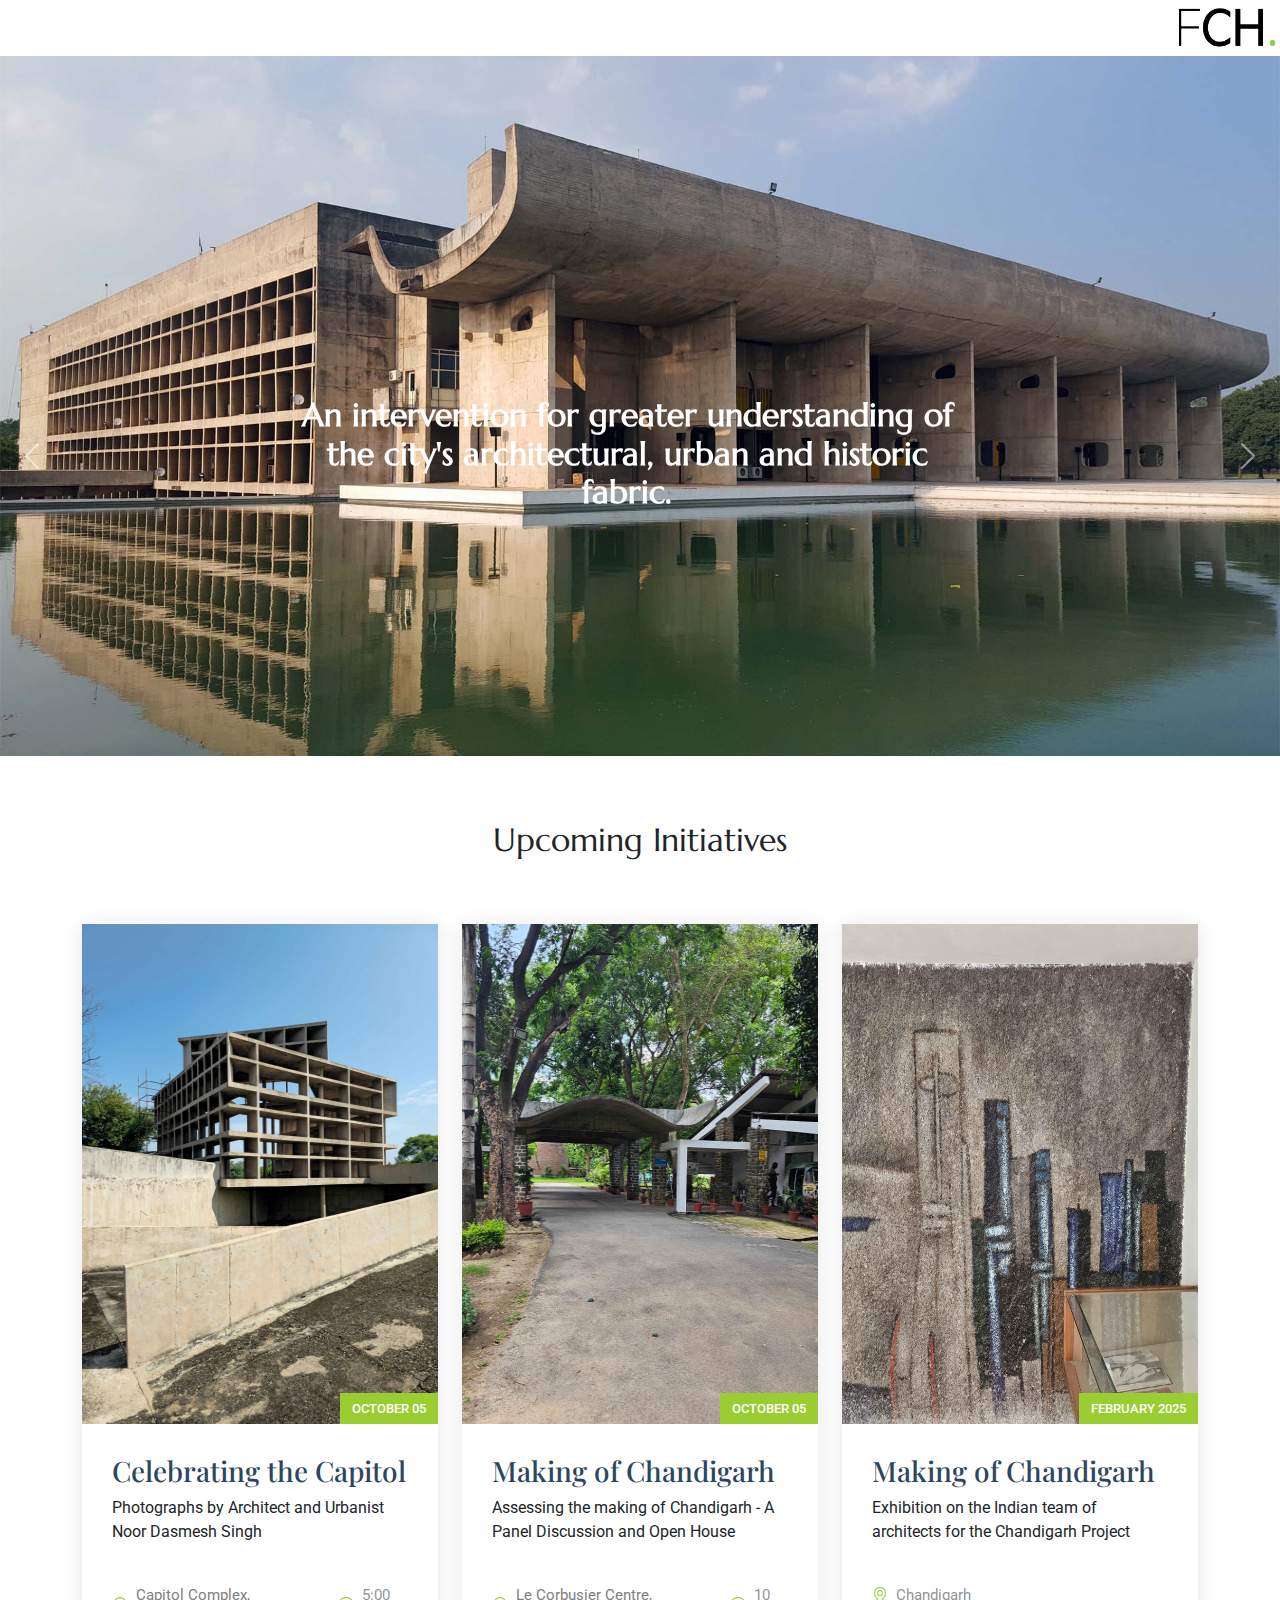
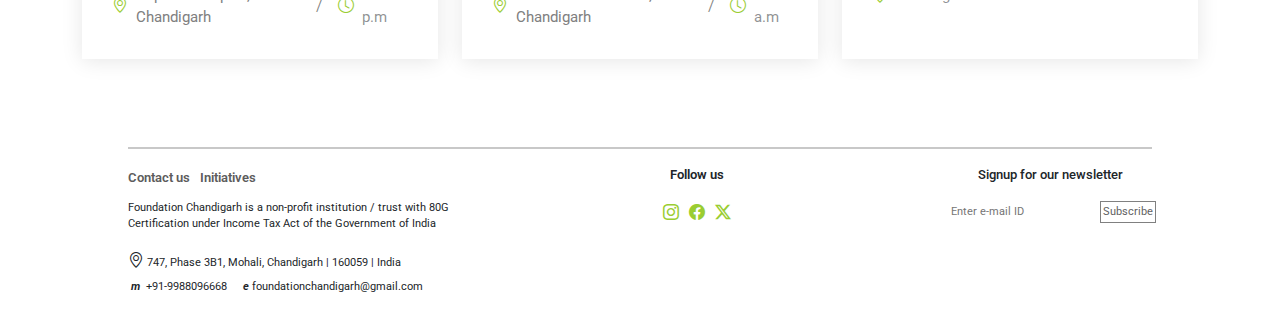
<file: index.html>
<!DOCTYPE html>
<html lang="en">

<head>
  <meta charset="utf-8">
  <meta content="width=device-width, initial-scale=1.0" name="viewport">
  <title>Foundation Chandigarh</title>
  <meta name="description" content="">
  <meta name="keywords" content="">

  <!-- Favicons -->
  <link href="assets/img/logo-1.jpeg" rel="icon">

  <!-- Fonts -->
  <link href="https://fonts.googleapis.com" rel="preconnect">
  <link href="https://fonts.gstatic.com" rel="preconnect" crossorigin>
  <link href="https://fonts.googleapis.com/css2?family=Open+Sans:ital,wght@0,300;0,400;0,500;0,600;0,700;0,800;1,300;1,400;1,500;1,600;1,700;1,800&family=Marcellus:wght@400&display=swap" rel="stylesheet">

  <!-- Vendor CSS Files -->
  <link href="assets/vendor/bootstrap/css/bootstrap.min.css" rel="stylesheet">
  <link href="assets/vendor/bootstrap-icons/bootstrap-icons.css" rel="stylesheet">
  <link href="assets/vendor/aos/aos.css" rel="stylesheet">
  <link href="assets/vendor/swiper/swiper-bundle.min.css" rel="stylesheet">
  <link href="assets/vendor/glightbox/css/glightbox.min.css" rel="stylesheet">


  <!-- PRELOADING -->

  <link rel="preload" href="assets/img/tower-of-shadows-resized[1].jpg" as="image">
  <link rel="preload" href="assets/img/making_of_chd-resized.jpg" as="image">
  <link rel="preload" href="assets/img/February-2025-resized.jpg" as="image">
  
  <!-- Main CSS File -->
  
  <link href="assets/css/main.css" rel="stylesheet">
  <link href="assets/css/index.css" rel="stylesheet">
  

</head>

<body class="index-page">

  <header id="header">
    <!-- <div class="container-fluid container-xl position-relative d-flex" id="header-container"> -->
    <div id="header-container">
        <!-- Uncomment the line below if you also wish to use an image logo -->
        <!-- <img src="assets/img/logo-1.jpeg" alt="FCH" class="logo-fch"> -->
    </div>

      
    <div class="navbar-container">
      <nav class="navbar" id="navbar-menu">
        <div class="container-fluid" id="navbar-menu-container">
      
          
          <button class="navbar-toggler custom-toggler" type="button" data-bs-toggle="collapse" data-bs-target="#navbarNavDropdown" aria-controls="navbarNavDropdown" aria-expanded="false" aria-label="Toggle navigation" id="toggler-button">
            <img src="assets/img/logo-1.jpeg" alt="FCH" class="logo-fch">
            
            <!-- <hr class="toggler-line"></hr>
            <hr class="toggler-line"></hr>
            <hr class="toggler-line"></hr> -->
          </button>
          
      
          
          <div class="collapse navbar-collapse" id="navbarNavDropdown">
            <ul class="navbar-nav">
              <!-- <li class="nav-item">
                <a class="nav-link" aria-current="page" href="#">Home</a>
              </li> -->
              <li class="nav-item">
                <a class="nav-link" href="#upcoming-initiatives">Initiatives</a></li>
              <li class="nav-item">
                <a class="nav-link" href="about.html">About</a>
              </li>
              <li class="nav-item">
                <a class="nav-link" href="contact.html">Contact</a>
              </li>
              
              <!-- <li class="nav-item"><a class="nav-link" href="#">News</a>
              </li> -->
            </ul>
          </div>
        </div>
      </nav>
    </div>
  </header>

  
  <main class="main">

    <!-- Hero Section -->
    <section id="hero" class="hero section">

      <div id="hero-carousel" class="carousel slide carousel-fade" data-bs-ride="carousel" data-bs-interval="5000" data-bs-pause="false">

        <div class="carousel-item active">
          <!-- <div class="image-div"></div> -->
          <!-- <img src="assets/img/car-3.jpg" alt=""> -->
          <!-- <img src="assets/img/carousel-1-copy.jpg" alt=""> -->
          <picture>
            <!-- Image for screens larger than 600px -->
            <source media="(min-width: 600px)" srcset="assets/img/carousel-1-copy.jpg">
            <!-- Image for screens smaller than 600px -->
            <source media="(max-width: 599px)" srcset="assets/img/carousel-1.jpg">
            <!-- Fallback image if none of the conditions are met -->
            <img src="assets/img/carousel-1-copy.jpg" alt="Image 1">
          </picture>
          <div class="carousel-container">
            <h2>An intervention for greater understanding of the city's architectural, urban and historic fabric.</h2>
            <!-- <p>Lorem ipsum dolor sit amet, consectetur adipiscing elit, sed do eiusmod tempor incididunt ut labore et dolore magna aliqua.</p> -->
          </div>
        </div><!-- End Carousel Item -->

        <div class="carousel-item">
          <!-- <img src="assets/img/carousel-9-copy-1.jpg" alt=""> -->
          <!-- <img src="assets/img/car-1.jpg" alt=""> -->
          <picture>
            <!-- Image for screens larger than 600px -->
            <source media="(min-width: 600px)" srcset="assets/img/carousel-9-copy-1.jpg">
            <!-- Image for screens smaller than 600px -->
            <source media="(max-width: 599px)" srcset="assets/img/carousel-9.jpg">
            <!-- Fallback image if none of the conditions are met -->
            <img src="assets/img/carousel-9-copy-1.jpg" alt="Image 1">
          </picture>
          <div class="carousel-container">
            <h2>A celebration of light, space and texture, where modern design principles meet local context in perfect harmony.</h2>
            <!-- <p>Beatae vitae dicta sunt explicabo. Nemo enim ipsam voluptatem quia voluptas sit aspernatur aut odit aut fugit.</p> -->
          </div>
        </div><!-- End Carousel Item -->

        <div class="carousel-item">
          <img src="assets/img/carousel-2.jpg" alt="">
          <div class="carousel-container">
            <h2>An embodiment of Modernist vision for a planned city, where architecture and nature coexist in a carefully crafted balance.</h2>
          </div>
        </div>
        <div class="carousel-item">
          <img src="assets/img/carousel-img-2.jpg" alt="">
          <div class="carousel-container">
            <h2>Spaces designed to foster civic pride and collective engagement, reflecting Chandigarh's forward-thinking architectural philosophy</h2>
          </div>
        </div>
        <div class="carousel-item">
          <img src="assets/img/carousel-img-3.jpg" alt="">
          <div class="carousel-container">
            <h2>A dialogue between structure and landscape, enhancing both the cultural and urban fabric of the city.</h2>
            
          </div>
        </div>

        <a class="carousel-control-prev" href="#hero-carousel" role="button" data-bs-slide="prev">
          <span class="carousel-control-prev-icon bi bi-chevron-left" aria-hidden="true"></span>
        </a>

        <a class="carousel-control-next" href="#hero-carousel" role="button" data-bs-slide="next">
          <span class="carousel-control-next-icon bi bi-chevron-right" aria-hidden="true"></span>
        </a>

        <ol class="carousel-indicators"></ol>

      </div>

    </section>
    

      <!-- </div>

      </div>

    </section> -->


    <section id="recent-posts" class="recent-posts section">

   
      <div class="container section-title">
        
        <p class="heading-text" id="upcoming-initiatives">Upcoming Initiatives</p>
      </div>
      <!-- End Section Title -->

      <div class="container event-container">
        <div class="row gy-5">
          <div class="col-xl-4 col-md-6" >
            <div class="post-item position-relative h-100">

              <div class="post-img position-relative overflow-hidden">
                <img src="assets/img/tower-of-shadows-resized[1].jpg" class="img-fluid" id="card-image" alt="" >
                <span class="post-date">October 05</span>
              </div>

              <div class="post-content d-flex flex-column">

                <h3 class="heading-text">Celebrating the Capitol</h3>
                <p>Photographs by Architect and Urbanist Noor Dasmesh Singh</p>
                <br>
                <div class="meta d-flex align-items-center">
                  <div class="d-flex align-items-center">
                    <i class="bi bi-geo-alt"></i> <span class="ps-2"><a href="https://maps.app.goo.gl/8EFYWxSfyofT2Mg1A" style="color:gray">Capitol Complex, Chandigarh</a></span>
                  </div>
                  <span class="px-3 text-black-50">/</span>
                  <div class="d-flex align-items-center">
                    <i class="bi bi-clock"></i> <span class="ps-2">5:00 p.m</span>
                  </div>
                </div>
              </div>
            </div>
          </div>

          <div class="col-xl-4 col-md-6" >
            <div class="post-item position-relative h-100">

              <div class="post-img position-relative overflow-hidden">
                <img src="assets/img/making_of_chd-resized.jpg" class="img-fluid" alt="" id="card-image" loading="lazy">
                <span class="post-date">October 05</span>
              </div>

              <div class="post-content d-flex flex-column">

                <h3 class="heading-text">Making of Chandigarh</h3>
                <p>Assessing the making of Chandigarh - A Panel Discussion and Open House</p>
                <!-- <br></br> --><br>
                <div class="meta d-flex align-items-center">
                  <div class="d-flex align-items-center">
                    <i class="bi bi-geo-alt"></i> <span class="ps-2"><a href="https://maps.app.goo.gl/mixhHEp98fPmfAjq7" style="color:gray">Le Corbusier Centre, Chandigarh</a></span>
                  </div>
                  <span class="px-3 text-black-50">/</span>
                  <div class="d-flex align-items-center">
                    <i class="bi bi-clock"></i> <span class="ps-2">10 a.m</span>
                  </div>
                </div>
              </div>
            </div>
          </div>
          <!-- End post item -->

          <div class="col-xl-4 col-md-6" >
            <div class="post-item position-relative h-100">

              <div class="post-img position-relative overflow-hidden">
                <img src="assets/img/February-2025-resized.jpg" class="img-fluid" id="card-image" alt="" loading="lazy">
                <span class="post-date">February 2025</span>
              </div>

              <div class="post-content d-flex flex-column">

                <h3 class="heading-text">Making of Chandigarh</h3>
                <p>Exhibition on the Indian team of architects for the Chandigarh Project</p>
                <br>
                <div class="meta d-flex align-items-center">
                  <div class="d-flex align-items-center">
                    <i class="bi bi-geo-alt"></i> <span class="ps-2">Chandigarh</span>
                  </div>
                  <!-- <span class="px-3 text-black-50">/</span>
                  <div class="d-flex align-items-center">
                    <i class="bi bi-clock"></i> <span class="ps-2">Time</span>
                  </div> -->
                </div>
              </div>
            </div>
          </div>
          <!-- End post item -->
        </div>
      </div>

    </section>
    <!-- /Recent Posts Section -->

    <div class='dividing-line-container'><hr class="dividing-line"></hr></div>

    <div class="homepage-about-container">
      <div class="homepage-about">
        <div class="homepage-about-links">
          <a href="contact.html" class="homepage-about-link">Contact us &nbsp;</a> 
          <a href="#upcoming-initiatives" class="homepage-about-link">Initiatives &nbsp;</a> 
          <!-- <a href="#" class="homepage-about-link">Collaborations &nbsp;</a> 
          <a href="#" class="homepage-about-link">News &nbsp;</a> -->
          <p style="font-size:0.7em; margin-top: 3%">Foundation Chandigarh is a non-profit institution / trust with 80G Certification under Income Tax Act of the Government of India</p>
          <!-- <span style="font-size:0.7em;"><strong style="font-style: italic">a- </strong>747, Phase 3B1, Chandigarh, India</span><br> -->
          <i class="bi bi-geo-alt"></i><span style="font-size:0.7em;"> 747, Phase 3B1, Mohali, Chandigarh | 160059 | India</span><br>
          <span style="font-size:0.7em;"><strong style="font-style: italic">&nbsp;m &nbsp;</strong >+91-9988096668</span>
          <span style="font-size:0.7em;"><strong style="font-style: italic">&nbsp; &nbsp; e </strong>foundationchandigarh@gmail.com</span>
        </div>

        <div class="about-social-links" style="text-align:center">
          <p style="font-weight:600; font-size: 0.8em">Follow us</p>
          <!-- <a href="#" class="homepage-about-link" >Instagram &nbsp;</a>  -->
          <a href="https://www.instagram.com/foundationchandigarh?igsh=MTVibnltc291NnZy"><i class="bi bi-instagram" id="social-link"></i></a>
          <!-- <a href="#" class="homepage-about-link" >Facebook &nbsp;</a> -->
          <a href=""><i class="bi bi-facebook" id="social-link"></i></a>
          <!-- <a href="#" class="homepage-about-link" >X </a> -->
          <a href=""><i class="bi bi-twitter-x" id="social-link"></i></a>
        </div>

        <div class="homepage-about-address">
          <p class="form-caption">Signup for our newsletter</p>
          <form onsubmit="showAlert(event)" >
            <div class="form-group d-flex align-items-stretch" id="form-field-container">
              <input type="email" name="email" placeholder="Enter e-mail ID" id="subscription-form-textfield" required>
              <input type="submit" value="Subscribe" id="subscription-form-button">
            </div>
          </form>
        </div>
      </div>
    </div>

  </main>
  <script>
    function showAlert(event) {
        event.preventDefault(); // Prevent the form from submitting
        alert("Form submitted!");
    }
</script>
  <!-- Scroll Top -->
  <!-- <a href="#"  class="scroll-top d-flex align-items-center justify-content-center" id="scroll-to-top-button"><i class="bi bi-arrow-up-short" id="scroll-to-top-button"></i></a> -->

  <!-- Preloader -->
  <!-- <div id="preloader"></div> -->

  <!-- Vendor JS Files -->
  <script src="assets/vendor/bootstrap/js/bootstrap.bundle.min.js" defer></script>
  <script src="assets/vendor/php-email-form/validate.js" defer></script>
  <script src="assets/vendor/aos/aos.js" defer></script>
  <script src="assets/vendor/swiper/swiper-bundle.min.js" defer></script>
  <script src="assets/vendor/glightbox/js/glightbox.min.js" defer></script>

  <!-- Main JS File -->
  <script src="assets/js/main.js"></script>

</body>

</html>
</file>
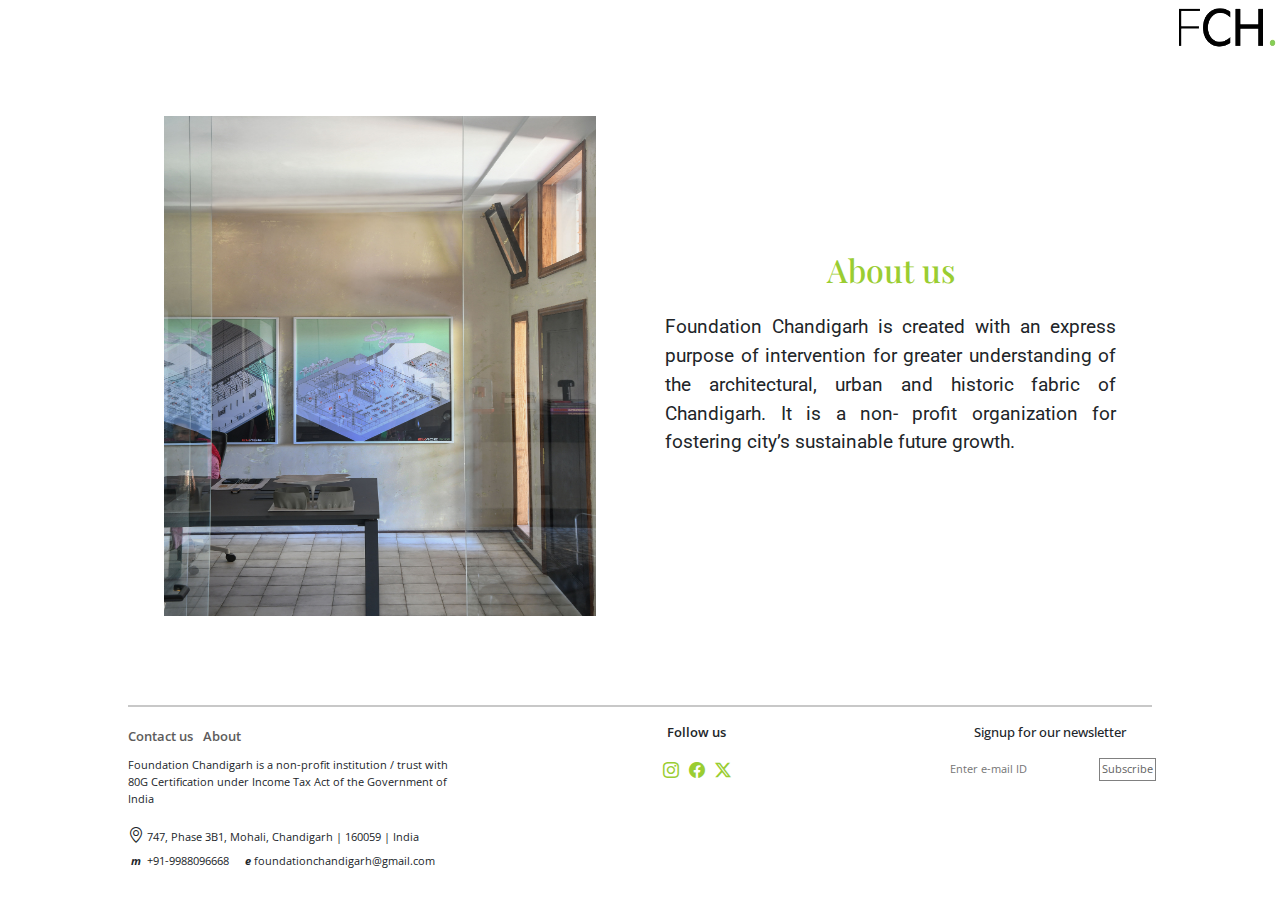
<file: about.html>
<!DOCTYPE html>
<html lang="en">

<head>
  <meta charset="utf-8">
  <meta content="width=device-width, initial-scale=1.0" name="viewport">
  <title>Foundation Chandigarh</title>
  <meta name="description" content="">
  <meta name="keywords" content="">

  <!-- Favicons -->
  <link href="assets/img/logo-1.jpeg" rel="icon">
  <link href="assets/img/apple-touch-icon.png" rel="apple-touch-icon">

  <!-- Fonts -->
  <link href="https://fonts.googleapis.com" rel="preconnect">
  <link href="https://fonts.gstatic.com" rel="preconnect" crossorigin>
  <link href="https://fonts.googleapis.com/css2?family=Open+Sans:ital,wght@0,300;0,400;0,500;0,600;0,700;0,800;1,300;1,400;1,500;1,600;1,700;1,800&family=Marcellus:wght@400&display=swap" rel="stylesheet">

  <!-- Vendor CSS Files -->
  <link href="assets/vendor/bootstrap/css/bootstrap.min.css" rel="stylesheet">
  <link href="assets/vendor/bootstrap-icons/bootstrap-icons.css" rel="stylesheet">
  <link href="assets/vendor/aos/aos.css" rel="stylesheet">
  <link href="assets/vendor/swiper/swiper-bundle.min.css" rel="stylesheet">
  <link href="assets/vendor/glightbox/css/glightbox.min.css" rel="stylesheet">
  

  <!-- Main CSS File -->
  <link href="assets/css/main.css" rel="stylesheet">
  <link rel="stylesheet" href="assets/css/index.css">
  <link rel="stylesheet" href="assets/css/about.css">

</head>

<body class="about-page">

  <header id="header">
    <!-- <div class="container-fluid container-xl position-relative d-flex" id="header-container"> -->
    <div id="header-container">
        <!-- Uncomment the line below if you also wish to use an image logo -->
        <!-- <img src="assets/img/logo-1.jpeg" alt="FCH" class="logo-fch"> -->
    </div>

      
    <div class="navbar-container">
      <nav class="navbar" id="navbar-menu">
        <div class="container-fluid" id="navbar-menu-container">
      
          
          <button class="navbar-toggler custom-toggler" type="button" data-bs-toggle="collapse" data-bs-target="#navbarNavDropdown" aria-controls="navbarNavDropdown" aria-expanded="false" aria-label="Toggle navigation" id="toggler-button">
            <img src="assets/img/logo-1.jpeg" alt="FCH" class="logo-fch">
            
            <!-- <hr class="toggler-line"></hr>
            <hr class="toggler-line"></hr>
            <hr class="toggler-line"></hr> -->
          </button>
          
      
          
          <div class="collapse navbar-collapse" id="navbarNavDropdown">
            <ul class="navbar-nav">
              <li class="nav-item">
                <a class="nav-link" aria-current="page" href="index.html">Home</a>
              </li>
              <!-- <li class="nav-item">
                <a class="nav-link" href="#upcoming-initiatives">Initiatives</a></li> -->
              <li class="nav-item">
                <a class="nav-link" href="contact.html">Contact</a>
              </li>
              <!-- <li class="nav-item">
                <a class="nav-link" href="about.html">About</a>
              </li> -->
              <!-- <li class="nav-item"><a class="nav-link" href="#">News</a>
              </li> -->
            </ul>
          </div>
        </div>
      </nav>
    </div>
  </header>

  <main class="main">

    <!-- Page Title -->
    <!-- <div class="page-title dark-background" data-aos="fade" style="background-image: url(assets/img/vertical_img.jpg);">
      <div class="container position-relative">
        <h1>About</h1>
        <p>
          Home
          /
          About
      </p>
      </div>
    </div> -->
    <!-- End Page Title -->

    <!-- About 3 Section -->
    <section id="about-3" class="about-3 section">

      <div class="container">
        <div class="row gy-4 align-items-center justify-content-center">
          <div class="col-lg-6 order-lg-1" data-aos="zoom-out" id="about-image-container">
            <img src="assets/img/video-thumbnail.jpg" alt="Image" class="img-fluid" id="about-us-image">
          </div>
          <div class="col-lg-5 order-lg-2" data-aos="fade-up" data-aos-delay="100" id="about-us-content-container">
            <h2 class="content-title mb-4 heading-text" style="font-size:2em">About us</h2>
            <p class="mb-4" style="font-size:1.2em">
              Foundation Chandigarh is created with an express purpose of intervention for greater understanding of the architectural, urban and historic fabric of Chandigarh. It is a non- profit organization for fostering city’s sustainable future growth.
            </p>
          </div>
        </div>
      </div>
    </section><!-- /About 3 Section -->

    <!-- Team Section -->
    <!-- <section class="team-15 team section" id="team">
      
      <div class="container section-title" data-aos="fade-up">
       
        <p>Our Team</p>
      </div>

      <div class="content">
        <div class="container">

          <div class="row">
            <div class="col-lg-3 col-md-6 mb-4">
              <div class="person">
                <figure>
                  <img src="assets/img/team/team-1.jpg" alt="Image" class="img-fluid">
                </figure>
                <div class="person-contents">
                  <h3>Joshua Stefan</h3>
                  <span class="position">Farmer</span>
                </div>
              </div>
            </div>

            <div class="col-lg-3 col-md-6 mb-4">
              <div class="person">
                <figure>
                  <img src="assets/img/team/team-2.jpg" alt="Image" class="img-fluid">
                  
                </figure>
                <div class="person-contents">
                  <h3>Sheena Anderson</h3>
                  <span class="position">Marketing</span>
                </div>
              </div>
            </div>

            <div class="col-lg-3 col-md-6 mb-4">
              <div class="person">
                <figure>
                  <img src="assets/img/team/team-3.jpg" alt="Image" class="img-fluid">
                  
                </figure>
                <div class="person-contents">
                  <h3>Evan Smith</h3>
                  <span class="position">Content</span>
                </div>
              </div>
            </div>

            <div class="col-lg-3 col-md-6 mb-4">
              <div class="person">
                <figure>
                  <img src="assets/img/team/team-4.jpg" alt="Image" class="img-fluid">
              
                </figure>
                <div class="person-contents">
                  <h3>Kaylie Jones</h3>
                  <span class="position">Accountant</span>
                </div>
              </div>
            </div>

          </div>
        </div>
      </div>

    </section> -->
    <!-- /Team Section -->

    <!-- Services Section -->
    <!-- <section id="services" class="services section">

      
      <div class="container section-title" data-aos="fade-up">
      
        <p>Our Speciality</p>
      </div>
      <div class="content">
        <div class="container">
          <div class="row g-0">
            <div class="col-lg-3 col-md-6">
              <div class="service-item">
                <span class="number">01</span>
                
                <div class="service-item-content">
                  <h3 class="service-heading">Architecture</h3>
                  <p>
                    Gravida sodales condimentum pellen tesq accumsan orci quam
                    sagittis sapie
                  </p>
                </div>
              </div>
            </div>
            <div class="col-lg-3 col-md-6">
              <div class="service-item">
                <span class="number">02</span>
               
                <div class="service-item-content">
                  <h3 class="service-heading">Urbanism</h3>
                  <p>
                    Gravida sodales condimentum pellen tesq accumsan orci quam
                    sagittis sapie
                  </p>
                </div>
              </div>
            </div>
            <div class="col-lg-3 col-md-6">
              <div class="service-item">
                <span class="number">03</span>
              
                <div class="service-item-content">
                  <h3 class="service-heading">Photography</h3>
                  <p>
                    Gravida sodales condimentum pellen tesq accumsan orci quam
                    sagittis sapie
                  </p>
                </div>
              </div>
            </div>
            <div class="col-lg-3 col-md-6">
              <div class="service-item">
                <span class="number">04</span>
                
                <div class="service-item-content">
                  <h3 class="service-heading">Heritage Preservation</h3>
                  <p>
                    Gravida sodales condimentum pellen tesq accumsan orci quam
                    sagittis sapie
                  </p>
                </div>
              </div>
            </div>

            
        </div>
      </div>
    </section> -->
    <!-- /Services Section -->

    <!-- Call To Action Section -->

  </main>
  <div class='dividing-line-container'><hr class="dividing-line"></hr></div>

  <div class="homepage-about-container">
    <div class="homepage-about">
      <div class="homepage-about-links">
        <a href="contact.html" class="homepage-about-link">Contact us &nbsp;</a> 
        <a href="about.html" class="homepage-about-link">About &nbsp;</a> 
        <!-- <a href="#" class="homepage-about-link">Collaborations &nbsp;</a> 
        <a href="#" class="homepage-about-link">News &nbsp;</a> -->
        <p style="font-size:0.7em; margin-top: 3%">Foundation Chandigarh is a non-profit institution / trust with 80G Certification under Income Tax Act of the Government of India</p>
        <!-- <span style="font-size:0.7em;"><strong style="font-style: italic">a- </strong>747, Phase 3B1, Chandigarh, India</span><br> -->
        <i class="bi bi-geo-alt"></i><span style="font-size:0.7em;"> 747, Phase 3B1, Mohali, Chandigarh | 160059 | India</span><br>
        <span style="font-size:0.7em;"><strong style="font-style: italic">&nbsp;m &nbsp;</strong >+91-9988096668</span>
        <span style="font-size:0.7em;"><strong style="font-style: italic">&nbsp; &nbsp; e </strong>foundationchandigarh@gmail.com</span>
      </div>

      <div class="about-social-links" style="text-align:center">
        <p style="font-weight:600; font-size: 0.8em">Follow us</p>
        <!-- <a href="#" class="homepage-about-link" >Instagram &nbsp;</a>  -->
        <a href="https://www.instagram.com/foundationchandigarh?igsh=MTVibnltc291NnZy"><i class="bi bi-instagram" id="social-link"></i></a>
        <!-- <a href="#" class="homepage-about-link" >Facebook &nbsp;</a> -->
        <a href=""><i class="bi bi-facebook" id="social-link"></i></a>
        <!-- <a href="#" class="homepage-about-link" >X </a> -->
        <a href=""><i class="bi bi-twitter-x" id="social-link"></i></a>
      </div>

      <div class="homepage-about-address">
        <p class="form-caption">Signup for our newsletter</p>
        <form onsubmit="showAlert(event)" >
          <div class="form-group d-flex align-items-stretch" id="form-field-container">
            <input type="email" name="email" placeholder="Enter e-mail ID" id="subscription-form-textfield" required>
            <input type="submit" value="Subscribe" id="subscription-form-button">
          </div>
        </form>
      </div>
    </div>
  </div>

  <!-- Scroll Top -->
  <!-- <a href="#" id="scroll-top" class="scroll-top d-flex align-items-center justify-content-center"><i class="bi bi-arrow-up-short"></i></a> -->

  <!-- Preloader -->
  <!-- <div id="preloader"></div> -->

  <!-- Vendor JS Files -->
  <script src="assets/vendor/bootstrap/js/bootstrap.bundle.min.js"></script>
  <script src="assets/vendor/php-email-form/validate.js"></script>
  <script src="assets/vendor/aos/aos.js"></script>
  <script src="assets/vendor/swiper/swiper-bundle.min.js"></script>
  <script src="assets/vendor/glightbox/js/glightbox.min.js"></script>

  <!-- Main JS File -->
  <script>
    function showAlert(event) {
        event.preventDefault(); // Prevent the form from submitting
        alert("Form submitted!");
    }
</script>
  <script src="assets/js/main.js"></script>

</body>

</html>
</file>
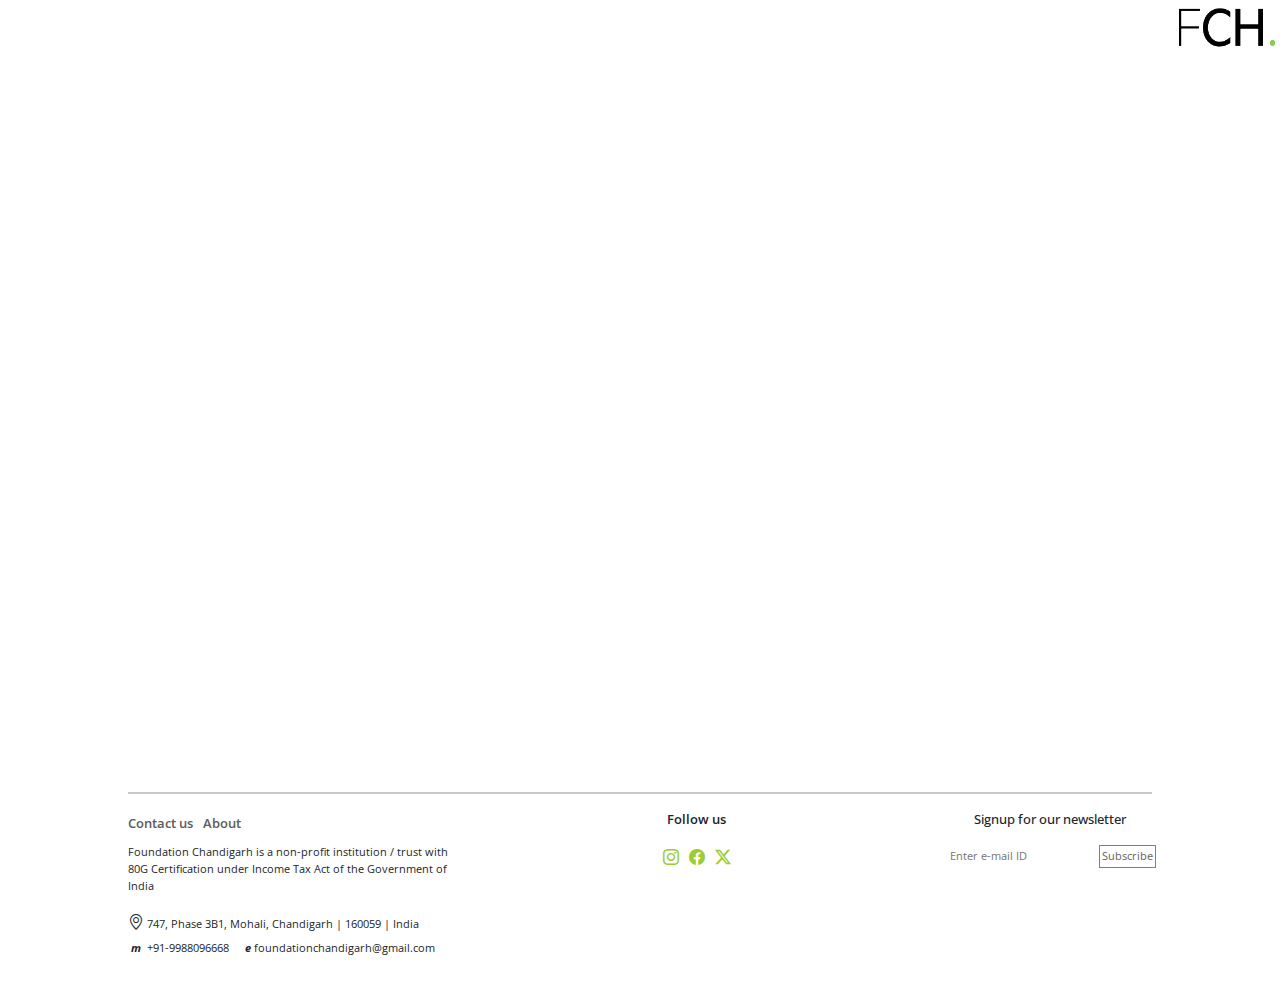
<file: contact.html>
<!DOCTYPE html>
<html lang="en">
<head>
    <meta charset="utf-8">
    <meta content="width=device-width, initial-scale=1.0" name="viewport">
    <title>Foundation Chandigarh</title>
    <meta name="description" content="">
    <meta name="keywords" content="">

    <!-- Favicons -->
    <link href="assets/img/logo-1.jpeg" rel="icon">

    <!-- Fonts -->
    <link href="https://fonts.googleapis.com" rel="preconnect">
    <link href="https://fonts.gstatic.com" rel="preconnect" crossorigin>
    <link href="https://fonts.googleapis.com/css2?family=Open+Sans:ital,wght@0,300;0,400;0,500;0,600;0,700;0,800;1,300;1,400;1,500;1,600;1,700;1,800&family=Marcellus:wght@400&display=swap" rel="stylesheet">

    <!-- Vendor CSS Files -->
    <link href="assets/vendor/bootstrap/css/bootstrap.min.css" rel="stylesheet">
    <link href="assets/vendor/bootstrap-icons/bootstrap-icons.css" rel="stylesheet">
    <link href="assets/vendor/aos/aos.css" rel="stylesheet">
    <link href="assets/vendor/swiper/swiper-bundle.min.css" rel="stylesheet">
    <link href="assets/vendor/glightbox/css/glightbox.min.css" rel="stylesheet">


    <!-- Main CSS File -->
    <link href="assets/css/main.css" rel="stylesheet">
    <link href="assets/css/contact.css" rel="stylesheet">
    <link href="assets/css/index.css" rel="stylesheet">
    
</head>
<body class="contact-page">

    <header id="header">
        <!-- <div class="container-fluid container-xl position-relative d-flex" id="header-container"> -->
        <div id="header-container">
            <!-- Uncomment the line below if you also wish to use an image logo -->
            <!-- <img src="assets/img/logo-1.jpeg" alt="FCH" class="logo-fch"> -->
        </div>
    
          
        <div class="navbar-container">
          <nav class="navbar" id="navbar-menu">
            <div class="container-fluid" id="navbar-menu-container">
          
              
              <button class="navbar-toggler custom-toggler" type="button" data-bs-toggle="collapse" data-bs-target="#navbarNavDropdown" aria-controls="navbarNavDropdown" aria-expanded="false" aria-label="Toggle navigation" id="toggler-button">
                <img src="assets/img/logo-1.jpeg" alt="FCH" class="logo-fch">
                
                <!-- <hr class="toggler-line"></hr>
                <hr class="toggler-line"></hr>
                <hr class="toggler-line"></hr> -->
              </button>
              
          
              
              <div class="collapse navbar-collapse" id="navbarNavDropdown">
                <ul class="navbar-nav">
                  <li class="nav-item">
                    <a class="nav-link" aria-current="page" href="index.html">Home</a>
                  </li>
                  <!-- <li class="nav-item">
                    <a class="nav-link" href="#">Contact</a>
                  </li> -->
                  <li class="nav-item">
                    <a class="nav-link" href="about.html">About</a>
                  </li>
                  <!-- <li class="nav-item"><a class="nav-link" href="#">News</a>
                  </li> -->
                </ul>
              </div>
            </div>
          </nav>
        </div>
    </header>
    
      <!-- <iframe src="https://www.google.com/maps/embed?pb=!1m18!1m12!1m3!1d3430.2621672875407!2d76.72374937525355!3d30.711029374594734!2m3!1f0!2f0!3f0!3m2!1i1024!2i768!4f13.1!3m3!1m2!1s0x390fee86e5ad88a9%3A0xa45dcb9a17927e0a!2sNoor%20Architects%20Consultants!5e0!3m2!1sen!2sin!4v1727093399491!5m2!1sen!2sin" width="600" height="450" style="border:0;" allowfullscreen="" loading="lazy" referrerpolicy="no-referrer-when-downgrade&iwloc=near"></iframe> -->

    <main class="main">

        <!-- Page Title -->
        <!-- <div class="page-title dark-background" data-aos="fade" style="background-image: url(assets/img/vertical_img.jpg);">
            <div class="container position-relative">
            <h1>Contact</h1>
            <p>
                Home
                /
                Contact
            </p> -->
            <!-- <nav class="breadcrumbs">
                <ol>
                <li><a href="index.html">Home</a></li>
                <li class="current">Contact</li>
                </ol>
            </nav> -->
            </div>
        </div><!-- End Page Title -->
        <iframe src="https://www.google.com/maps/embed?pb=!1m18!1m12!1m3!1d6860.407490005243!2d76.7158584923222!3d30.712672098375464!2m3!1f0!2f0!3f0!3m2!1i1024!2i768!4f13.1!3m3!1m2!1s0x4887198fc1a3ce3d%3A0xdc906b3dea21d62b!2sFoundation%20Chandigarh%20FCH!5e0!3m2!1sen!2sin!4v1727164949770!5m2!1sen!2sin" width="600" height="450" style="border:0;" allowfullscreen="" loading="lazy" referrerpolicy="no-referrer-when-downgrade"></iframe>
        <!-- <iframe src="https://www.google.com/maps/embed?pb=!1m14!1m12!1m3!1d857.5654100254484!2d76.72577606958066!3d30.71104419841219!2m3!1f0!2f0!3f0!3m2!1i1024!2i768!4f13.1!5e0!3m2!1sen!2sin!4v1727263642420!5m2!1sen!2sin" width="600" height="450" style="border:0;" allowfullscreen="" loading="lazy" referrerpolicy="no-referrer-when-downgrade"></iframe> -->
    </main>
    <div class='dividing-line-container'><hr class="dividing-line"></hr></div>

    <div class="homepage-about-container">
      <div class="homepage-about">
        <div class="homepage-about-links">
          <a href="contact.html" class="homepage-about-link">Contact us &nbsp;</a> 
          <a href="about.html" class="homepage-about-link">About &nbsp;</a> 
          <!-- <a href="#" class="homepage-about-link">Collaborations &nbsp;</a> 
          <a href="#" class="homepage-about-link">News &nbsp;</a> -->
          <p style="font-size:0.7em; margin-top: 3%">Foundation Chandigarh is a non-profit institution / trust with 80G Certification under Income Tax Act of the Government of India</p>
          <!-- <span style="font-size:0.7em;"><strong style="font-style: italic">a- </strong>747, Phase 3B1, Chandigarh, India</span><br> -->
          <i class="bi bi-geo-alt"></i><span style="font-size:0.7em;"> 747, Phase 3B1, Mohali, Chandigarh | 160059 | India</span><br>
          <span style="font-size:0.7em;"><strong style="font-style: italic">&nbsp;m &nbsp;</strong >+91-9988096668</span>
          <span style="font-size:0.7em;"><strong style="font-style: italic">&nbsp; &nbsp; e </strong>foundationchandigarh@gmail.com</span>
        </div>

        <div class="about-social-links" style="text-align:center">
          <p style="font-weight:600; font-size: 0.8em">Follow us</p>
          <!-- <a href="#" class="homepage-about-link" >Instagram &nbsp;</a>  -->
          <a href="https://www.instagram.com/foundationchandigarh?igsh=MTVibnltc291NnZy"><i class="bi bi-instagram" id="social-link"></i></a>
          <!-- <a href="#" class="homepage-about-link" >Facebook &nbsp;</a> -->
          <a href=""><i class="bi bi-facebook" id="social-link"></i></a>
          <!-- <a href="#" class="homepage-about-link" >X </a> -->
          <a href=""><i class="bi bi-twitter-x" id="social-link"></i></a>
        </div>

        <div class="homepage-about-address">
          <p class="form-caption">Signup for our newsletter</p>
          <form onsubmit="showAlert(event)" >
            <div class="form-group d-flex align-items-stretch" id="form-field-container">
              <input type="email" name="email" placeholder="Enter e-mail ID" id="subscription-form-textfield" required>
              <input type="submit" value="Subscribe" id="subscription-form-button">
            </div>
          </form>
        </div>
      </div>
    </div>

</body>

<!-- <a href="#"  class="scroll-top d-flex align-items-center justify-content-center" id="scroll-to-top-button"><i class="bi bi-arrow-up-short" id="scroll-to-top-button"></i></a> -->

  <!-- Preloader -->
  <!-- <div id="preloader"></div> -->

  <!-- Vendor JS Files -->
  <script src="assets/vendor/bootstrap/js/bootstrap.bundle.min.js"></script>
  <script src="assets/vendor/php-email-form/validate.js"></script>
  <script src="assets/vendor/aos/aos.js"></script>
  <script src="assets/vendor/swiper/swiper-bundle.min.js"></script>
  <script src="assets/vendor/glightbox/js/glightbox.min.js"></script>

  <!-- Main JS File -->
  <script>
    function showAlert(event) {
        event.preventDefault(); // Prevent the form from submitting
        alert("E-mail recorded!");
    }
</script>
  <script src="assets/js/main.js"></script>
</html>
</file>
<file: assets/css/main.css>
/* Fonts */
:root {
  --default-font: "Open Sans",  system-ui, -apple-system, "Segoe UI", Roboto, "Helvetica Neue", Arial, "Noto Sans", "Liberation Sans", sans-serif, "Apple Color Emoji", "Segoe UI Emoji", "Segoe UI Symbol", "Noto Color Emoji";
  --heading-font: "Marcellus",  sans-serif;
  --nav-font: "Marcellus",  sans-serif;
}

/* Global Colors - The following color variables are used throughout the website. Updating them here will change the color scheme of the entire website */
:root { 
  --background-color: #ffffff; /* Background color for the entire website, including individual sections */
  --default-color: #212529; /* Default color used for the majority of the text content across the entire website */
  --heading-color: #2d465e; /* Color for headings, subheadings and title throughout the website */
  --accent-color: #116530; /* Accent color that represents your brand on the website. It's used for buttons, links, and other elements that need to stand out */
  --surface-color: #ffffff; /* The surface color is used as a background of boxed elements within sections, such as cards, icon boxes, or other elements that require a visual separation from the global background. */
  --contrast-color: #ffffff; /* Contrast color for text, ensuring readability against backgrounds of accent, heading, or default colors. */
}

/* Nav Menu Colors - The following color variables are used specifically for the navigation menu. They are separate from the global colors to allow for more customization options */
:root {
  --nav-color: #212529;  /* The default color of the main navmenu links */
  --nav-hover-color: #116530; /* Applied to main navmenu links when they are hovered over or active */
  --nav-mobile-background-color: #ffffff; /* Used as the background color for mobile navigation menu */
  --nav-dropdown-background-color: #ffffff; /* Used as the background color for dropdown items that appear when hovering over primary navigation items */
  --nav-dropdown-color: #212529; /* Used for navigation links of the dropdown items in the navigation menu. */
  --nav-dropdown-hover-color: #116530; /* Similar to --nav-hover-color, this color is applied to dropdown navigation links when they are hovered over. */
}

/* Color Presets - These classes override global colors when applied to any section or element, providing reuse of the sam color scheme. */

.light-background {
  --background-color: #f9f9f9;
  --surface-color: #ffffff;
}

.dark-background {
  --background-color: #060606;
  --default-color: #ffffff;
  --heading-color: #ffffff;
  --accent-color: #2ea359;
  --surface-color: #252525;
  --contrast-color: #ffffff;
}

/* Smooth scroll */
:root {
  scroll-behavior: smooth;
}

/*--------------------------------------------------------------
# General Styling & Shared Classes
--------------------------------------------------------------*/
body {
  color: var(--default-color);
  background-color: var(--background-color);
  font-family: var(--default-font);
}

a {
  color: var(--accent-color);
  text-decoration: none;
  transition: 0.3s;
}

a:hover {
  color: color-mix(in srgb, var(--accent-color), transparent 25%);
  text-decoration: none;
}

h1,
h2,
h3,
h4,
h5,
h6 {
  color: var(--heading-color);
  font-family: var(--heading-font);
}

/* PHP Email Form Messages
------------------------------*/
.php-email-form .error-message {
  display: none;
  background: #df1529;
  color: #ffffff;
  text-align: left;
  padding: 15px;
  margin-bottom: 24px;
  font-weight: 600;
}

.php-email-form .sent-message {
  display: none;
  color: #ffffff;
  background: #059652;
  text-align: center;
  padding: 15px;
  margin-bottom: 24px;
  font-weight: 600;
}

.php-email-form .loading {
  display: none;
  background: var(--surface-color);
  text-align: center;
  padding: 15px;
  margin-bottom: 24px;
}

.php-email-form .loading:before {
  content: "";
  display: inline-block;
  border-radius: 50%;
  width: 24px;
  height: 24px;
  margin: 0 10px -6px 0;
  border: 3px solid var(--accent-color);
  border-top-color: var(--surface-color);
  animation: php-email-form-loading 1s linear infinite;
}

@keyframes php-email-form-loading {
  0% {
    transform: rotate(0deg);
  }

  100% {
    transform: rotate(360deg);
  }
}

/* Pulsating Play Button
------------------------------*/
.pulsating-play-btn {
  width: 94px;
  height: 94px;
  background: radial-gradient(var(--accent-color) 50%, color-mix(in srgb, var(--accent-color), transparent 75%) 52%);
  border-radius: 50%;
  display: block;
  position: relative;
  overflow: hidden;
}

.pulsating-play-btn:before {
  content: "";
  position: absolute;
  width: 120px;
  height: 120px;
  animation-delay: 0s;
  animation: pulsate-play-btn 2s;
  animation-direction: forwards;
  animation-iteration-count: infinite;
  animation-timing-function: steps;
  opacity: 1;
  border-radius: 50%;
  border: 5px solid color-mix(in srgb, var(--accent-color), transparent 30%);
  top: -15%;
  left: -15%;
  background: rgba(198, 16, 0, 0);
}

.pulsating-play-btn:after {
  content: "";
  position: absolute;
  left: 50%;
  top: 50%;
  transform: translateX(-40%) translateY(-50%);
  width: 0;
  height: 0;
  border-top: 10px solid transparent;
  border-bottom: 10px solid transparent;
  border-left: 15px solid #fff;
  z-index: 100;
  transition: all 400ms cubic-bezier(0.55, 0.055, 0.675, 0.19);
}

.pulsating-play-btn:hover:before {
  content: "";
  position: absolute;
  left: 50%;
  top: 50%;
  transform: translateX(-40%) translateY(-50%);
  width: 0;
  height: 0;
  border: none;
  border-top: 10px solid transparent;
  border-bottom: 10px solid transparent;
  border-left: 15px solid #fff;
  z-index: 200;
  animation: none;
  border-radius: 0;
}

.pulsating-play-btn:hover:after {
  border-left: 15px solid var(--accent-color);
  transform: scale(20);
}

@keyframes pulsate-play-btn {
  0% {
    transform: scale(0.6, 0.6);
    opacity: 1;
  }

  100% {
    transform: scale(1, 1);
    opacity: 0;
  }
}

/*--------------------------------------------------------------
# Global Header
--------------------------------------------------------------*/
.header {
  color: var(--default-color);
  background-color: var(--background-color);
  padding: 20px 0;
  transition: all 0.5s;
  z-index: 997;
}

.header .logo {
  line-height: 1;
}

.header .logo img {
  max-height: 32px;
  margin-right: 8px;
}

.header .logo h1 {
  font-size: 30px;
  margin: 0;
  font-weight: 700;
  color: var(--heading-color);
}

.scrolled .header {
  box-shadow: 0px 0 18px color-mix(in srgb, var(--default-color), transparent 85%);
}

/*--------------------------------------------------------------
# Navigation Menu
--------------------------------------------------------------*/
/* Navmenu - Desktop */
@media (min-width: 1200px) {
  .navmenu {
    padding: 0;
  }

  .navmenu ul {
    margin: 0;
    padding: 0;
    display: flex;
    list-style: none;
    align-items: center;
  }

  .navmenu li {
    position: relative;
  }

  .navmenu a,
  .navmenu a:focus {
    color: var(--nav-color);
    padding: 18px 15px;
    font-size: 16px;
    font-family: var(--nav-font);
    font-weight: 400;
    display: flex;
    align-items: center;
    justify-content: space-between;
    white-space: nowrap;
    transition: 0.3s;
  }

  .navmenu a i,
  .navmenu a:focus i {
    font-size: 12px;
    line-height: 0;
    margin-left: 5px;
    transition: 0.3s;
  }

  .navmenu li:last-child a {
    padding-right: 0;
  }

  .navmenu li:hover>a,
  .navmenu .active,
  .navmenu .active:focus {
    color: var(--nav-hover-color);
  }

  .navmenu .dropdown ul {
    margin: 0;
    padding: 10px 0;
    background: var(--nav-dropdown-background-color);
    display: block;
    position: absolute;
    visibility: hidden;
    left: 14px;
    top: 130%;
    opacity: 0;
    transition: 0.3s;
    border-radius: 4px;
    z-index: 99;
    box-shadow: 0px 0px 30px color-mix(in srgb, var(--default-color), transparent 85%);
  }

  .navmenu .dropdown ul li {
    min-width: 200px;
  }

  .navmenu .dropdown ul a {
    padding: 10px 20px;
    font-size: 15px;
    text-transform: none;
    color: var(--nav-dropdown-color);
  }

  .navmenu .dropdown ul a i {
    font-size: 12px;
  }

  .navmenu .dropdown ul a:hover,
  .navmenu .dropdown ul .active:hover,
  .navmenu .dropdown ul li:hover>a {
    color: var(--nav-dropdown-hover-color);
  }

  .navmenu .dropdown:hover>ul {
    opacity: 1;
    top: 100%;
    visibility: visible;
  }

  .navmenu .dropdown .dropdown ul {
    top: 0;
    left: -90%;
    visibility: hidden;
  }

  .navmenu .dropdown .dropdown:hover>ul {
    opacity: 1;
    top: 0;
    left: -100%;
    visibility: visible;
  }
}

/* Navmenu - Mobile */
@media (max-width: 1199px) {
  .mobile-nav-toggle {
    color: var(--nav-color);
    font-size: 28px;
    line-height: 0;
    margin-right: 10px;
    cursor: pointer;
    transition: color 0.3s;
  }

  .navmenu {
    padding: 0;
    z-index: 9997;
  }

  .navmenu ul {
    display: none;
    list-style: none;
    position: absolute;
    inset: 60px 20px 20px 20px;
    padding: 10px 0;
    margin: 0;
    border-radius: 6px;
    background-color: var(--nav-mobile-background-color);
    overflow-y: auto;
    transition: 0.3s;
    z-index: 9998;
    box-shadow: 0px 0px 30px color-mix(in srgb, var(--default-color), transparent 90%);
  }

  .navmenu a,
  .navmenu a:focus {
    color: var(--nav-dropdown-color);
    padding: 10px 20px;
    font-family: var(--nav-font);
    font-size: 17px;
    font-weight: 500;
    display: flex;
    align-items: center;
    justify-content: space-between;
    white-space: nowrap;
    transition: 0.3s;
  }

  .navmenu a i,
  .navmenu a:focus i {
    font-size: 12px;
    line-height: 0;
    margin-left: 5px;
    width: 30px;
    height: 30px;
    display: flex;
    align-items: center;
    justify-content: center;
    border-radius: 50%;
    transition: 0.3s;
    background-color: color-mix(in srgb, var(--accent-color), transparent 90%);
  }

  .navmenu a i:hover,
  .navmenu a:focus i:hover {
    background-color: var(--accent-color);
    color: var(--contrast-color);
  }

  .navmenu a:hover,
  .navmenu .active,
  .navmenu .active:focus {
    color: var(--nav-dropdown-hover-color);
  }

  .navmenu .active i,
  .navmenu .active:focus i {
    background-color: var(--accent-color);
    color: var(--contrast-color);
    transform: rotate(180deg);
  }

  .navmenu .dropdown ul {
    position: static;
    display: none;
    z-index: 99;
    padding: 10px 0;
    margin: 10px 20px;
    background-color: var(--nav-dropdown-background-color);
    border: 1px solid color-mix(in srgb, var(--default-color), transparent 90%);
    box-shadow: none;
    transition: all 0.5s ease-in-out;
  }

  .navmenu .dropdown ul ul {
    background-color: rgba(33, 37, 41, 0.1);
  }

  .navmenu .dropdown>.dropdown-active {
    display: block;
    background-color: rgba(33, 37, 41, 0.03);
  }

  .mobile-nav-active {
    overflow: hidden;
  }

  .mobile-nav-active .mobile-nav-toggle {
    color: #fff;
    position: absolute;
    font-size: 32px;
    top: 15px;
    right: 15px;
    margin-right: 0;
    z-index: 9999;
  }

  .mobile-nav-active .navmenu {
    position: fixed;
    overflow: hidden;
    inset: 0;
    background: rgba(33, 37, 41, 0.8);
    transition: 0.3s;
  }

  .mobile-nav-active .navmenu>ul {
    display: block;
  }
}

/*--------------------------------------------------------------
# Global Footer
--------------------------------------------------------------*/
.footer {
  color: var(--default-color);
  background-color: var(--background-color);
  font-size: 14px;
  position: relative;
}

.footer .footer-top {
  background-color: color-mix(in srgb, var(--background-color), white 5%);
  padding-top: 50px;
}

.footer .footer-about .logo {
  line-height: 1;
  margin-bottom: 25px;
}

.footer .footer-about .logo img {
  max-height: 40px;
  margin-right: 6px;
}

.footer .footer-about .logo span {
  color: var(--heading-color);
  font-family: var(--heading-font);
  font-size: 26px;
  font-weight: 700;
  letter-spacing: 1px;
}

.footer .footer-about p {
  font-size: 14px;
  font-family: var(--heading-font);
}

.footer h4 {
  font-size: 16px;
  font-weight: 600;
  position: relative;
  padding-bottom: 12px;
  margin-bottom: 15px;
}

.footer h4::after {
  content: "";
  position: absolute;
  display: block;
  width: 20px;
  height: 2px;
  background: var(--accent-color);
  bottom: 0;
  left: 0;
}

.footer .footer-links {
  margin-bottom: 30px;
}

.footer .footer-links ul {
  list-style: none;
  padding: 0;
  margin: 0;
}

.footer .footer-links ul i {
  padding-right: 2px;
  font-size: 12px;
  line-height: 0;
}

.footer .footer-links ul li {
  padding: 10px 0;
  display: flex;
  align-items: center;
}

.footer .footer-links ul li:first-child {
  padding-top: 0;
}

.footer .footer-links ul a {
  color: color-mix(in srgb, var(--default-color), transparent 30%);
  display: inline-block;
  line-height: 1;
}

.footer .footer-links ul a:hover {
  color: var(--accent-color);
}

.footer .footer-contact p {
  margin-bottom: 5px;
}

.footer .copyright {
  padding: 30px 0;
}

.footer .copyright p {
  margin-bottom: 0;
}

.footer .credits {
  margin-top: 5px;
  font-size: 13px;
}

.footer .social-links a {
  font-size: 18px;
  display: inline-block;
  background: color-mix(in srgb, var(--default-color), transparent 92%);
  color: var(--accent-color);
  line-height: 1;
  padding: 8px 0;
  margin-right: 4px;
  border-radius: 4px;
  text-align: center;
  width: 36px;
  height: 36px;
  transition: 0.3s;
}

.footer .social-links a:hover {
  color: var(--contrast-color);
  background: var(--accent-color);
  text-decoration: none;
}

/*--------------------------------------------------------------
# Preloader
--------------------------------------------------------------*/
#preloader {
  position: fixed;
  inset: 0;
  z-index: 999999;
  overflow: hidden;
  background: var(--background-color);
  transition: all 0.6s ease-out;
}

#preloader:before {
  content: "";
  position: fixed;
  top: calc(50% - 30px);
  left: calc(50% - 30px);
  border: 6px solid #ffffff;
  border-color: var(--accent-color) transparent var(--accent-color) transparent;
  border-radius: 50%;
  width: 60px;
  height: 60px;
  animation: animate-preloader 1.5s linear infinite;
}

@keyframes animate-preloader {
  0% {
    transform: rotate(0deg);
  }

  100% {
    transform: rotate(360deg);
  }
}

/*--------------------------------------------------------------
# Scroll Top Button
--------------------------------------------------------------*/
.scroll-top {
  position: fixed;
  visibility: hidden;
  opacity: 0;
  right: 15px;
  bottom: 15px;
  z-index: 99999;
  background-color: var(--accent-color);
  width: 40px;
  height: 40px;
  border-radius: 4px;
  transition: all 0.4s;
}

.scroll-top i {
  font-size: 24px;
  color: var(--contrast-color);
  line-height: 0;
}

.scroll-top:hover {
  background-color: color-mix(in srgb, var(--accent-color), transparent 20%);
  color: var(--contrast-color);
}

.scroll-top.active {
  visibility: visible;
  opacity: 1;
}

/*--------------------------------------------------------------
# Disable aos animation delay on mobile devices
--------------------------------------------------------------*/
@media screen and (max-width: 768px) {
  [data-aos-delay] {
    transition-delay: 0 !important;
  }
}

/*--------------------------------------------------------------
# Global Page Titles & Breadcrumbs
--------------------------------------------------------------*/
.page-title {
  color: var(--default-color);
  background-color: var(--background-color);
  background-size: cover;
  background-position: center;
  background-repeat: no-repeat;
  padding: 80px 0;
  text-align: center;
  position: relative;
}

.page-title:before {
  content: "";
  background-color: color-mix(in srgb, var(--background-color), transparent 50%);
  position: absolute;
  inset: 0;
}

.page-title h1 {
  font-size: 42px;
  font-weight: 700;
  margin-bottom: 10px;
}

.page-title .breadcrumbs ol {
  display: flex;
  flex-wrap: wrap;
  list-style: none;
  justify-content: center;
  padding: 0;
  margin: 0;
  font-size: 16px;
  font-weight: 400;
}

.page-title .breadcrumbs ol li+li {
  padding-left: 10px;
}

.page-title .breadcrumbs ol li+li::before {
  content: "/";
  display: inline-block;
  padding-right: 10px;
  color: color-mix(in srgb, var(--default-color), transparent 50%);
}

/*--------------------------------------------------------------
# Global Sections
--------------------------------------------------------------*/
section,
.section {
  color: var(--default-color);
  background-color: var(--background-color);
  padding: 60px 0;
  scroll-margin-top: 100px;
  overflow: clip;
}

@media (max-width: 1199px) {

  section,
  .section {
    scroll-margin-top: 66px;
  }
}

/*--------------------------------------------------------------
# Global Section Titles
--------------------------------------------------------------*/
.section-title {
  text-align: center;
  padding-bottom: 60px;
  position: relative;
}

.section-title h2 {
  font-size: 28px;
  font-weight: 500;
  margin-bottom: 15px;
}

.section-title p {
  margin-bottom: 0;
  font-family: var(--heading-font);
  font-size: 32px;
}

/*--------------------------------------------------------------
# Hero Section
--------------------------------------------------------------*/
.hero {
  padding: 0;
}

.hero .carousel {
  width: 100%;
  min-height: calc(100vh - 100px);
  padding: 0;
  margin: 0;
  background-color: var(--background-color);
  position: relative;
}

.hero img {
  position: absolute;
  inset: 0;
  display: block;
  width: 100%;
  height: 100%;
  object-fit: cover;
  z-index: 1;
}

.hero .carousel-item {
  position: absolute;
  inset: 0;
  background-size: cover;
  background-position: center;
  background-repeat: no-repeat;
  overflow: hidden;
}

.hero .carousel-item:before {
  content: "";
  background: color-mix(in srgb, var(--background-color), transparent 60%);
  position: absolute;
  inset: 0;
  z-index: 2;
}

.hero .carousel-container {
  position: absolute;
  inset: 90px 64px 64px 64px;
  display: flex;
  justify-content: center;
  align-items: center;
  flex-direction: column;
  z-index: 3;
}

.hero h2 {
  margin-bottom: 30px;
  font-size: 48px;
  font-weight: 700;
  animation: fadeInDown 1s both;
}

@media (max-width: 768px) {
  .hero h2 {
    font-size: 30px;
  }
}

.hero p {
  animation: fadeInDown 1s both 0.2s;
}

@media (min-width: 1024px) {

  .hero h2,
  .hero p {
    max-width: 60%;
  }
}

.hero .btn-get-started {
  color: var(--contrast-color);
  background: var(--accent-color);
  font-family: var(--heading-font);
  font-weight: 500;
  font-size: 15px;
  letter-spacing: 1px;
  display: inline-block;
  padding: 8px 32px;
  border-radius: 50px;
  transition: 0.5s;
  margin: 10px;
  animation: fadeInUp 1s both 0.4s;
}

.hero .btn-get-started:hover {
  background: color-mix(in srgb, var(--accent-color), transparent 20%);
}

.hero .carousel-control-prev,
.hero .carousel-control-next {
  width: 10%;
  transition: 0.3s;
  opacity: 0.5;
}

.hero .carousel-control-prev:focus,
.hero .carousel-control-next:focus {
  opacity: 0.5;
}

.hero .carousel-control-prev:hover,
.hero .carousel-control-next:hover {
  opacity: 0.9;
}

@media (min-width: 1024px) {

  .hero .carousel-control-prev,
  .hero .carousel-control-next {
    width: 5%;
  }
}

.hero .carousel-control-next-icon,
.hero .carousel-control-prev-icon {
  background: none;
  font-size: 32px;
  line-height: 1;
}

.hero .carousel-indicators {
  list-style: none;
}

.hero .carousel-indicators li {
  cursor: pointer;
}

@keyframes fadeInUp {
  from {
    opacity: 0;
    transform: translate3d(0, 100%, 0);
  }

  to {
    opacity: 1;
    transform: translate3d(0, 0, 0);
  }
}

@keyframes fadeInDown {
  from {
    opacity: 0;
    transform: translate3d(0, -100%, 0);
  }

  to {
    opacity: 1;
    transform: translate3d(0, 0, 0);
  }
}

/*--------------------------------------------------------------
# Services Section
--------------------------------------------------------------*/
.services .section-title h2 {
  color: var(--accent-color);
  font-size: 20px;
}

.services .content .service-item {
  background-color: var(--surface-color);
  padding: 20px 30px;
  border-top: 1px solid color-mix(in srgb, var(--default-color), transparent 90%);
  border-left: 1px solid color-mix(in srgb, var(--default-color), transparent 90%);
  position: relative;
}

.services .content .service-item .number {
  position: absolute;
  right: 10px;
  top: 10px;
  font-weight: 400;
  color: color-mix(in srgb, var(--default-color), transparent 80%);
}

.services .content .service-item .service-item-icon {
  position: relative;
  margin-bottom: 20px;
  color: var(--accent-color);
}

.services .content .service-item .service-item-icon img {
  width: 50px;
}

.services .content .service-item .service-item-icon:before {
  position: absolute;
  content: "";
  transform: rotate(45deg);
  z-index: -1;
  left: -20px;
  border-top: 40px solid transparent;
  border-bottom: 40px solid transparent;
  border-right: 40px solid var(--accent-color);
  display: none;
}

.services .content .service-item .service-item-icon>span {
  color: var(--default-color);
  font-size: 4rem;
}

.services .content .service-item .service-item-content .service-heading {
  font-size: 20px;
  color: var(--default-color);
  font-weight: 400;
}

.services .content .service-item .service-item-content p {
  font-size: 15px;
}

@media (min-width: 769px) {
  .services .content [class^=col-]:nth-child(4n+4) .service-item {
    border-right: 1px solid color-mix(in srgb, var(--default-color), transparent 90%);
  }

  .services .content [class^=col-]:nth-last-child(-n+4) .service-item {
    border-bottom: 1px solid color-mix(in srgb, var(--default-color), transparent 90%);
  }
}

@media (max-width: 768px) {
  .services .content [class^=col-]:nth-child(2n+2) .service-item {
    border-right: 1px solid color-mix(in srgb, var(--default-color), transparent 90%);
  }

  .services .content [class^=col-]:last-child .service-item,
  .services .content [class^=col-]:nth-last-child(2) .service-item {
    border-bottom: 1px solid color-mix(in srgb, var(--default-color), transparent 90%);
  }
}

@media (max-width: 576px) {
  .services .content [class^=col-] .service-item {
    border: 1px solid color-mix(in srgb, var(--default-color), transparent 90%);
    margin-bottom: 10px;
  }
}

/*--------------------------------------------------------------
# About Section
--------------------------------------------------------------*/
.about .section-title {
  margin-bottom: 60px;
}

.about .content {
  background: var(--accent-color);
  color: var(--contrast-color);
  padding: 7rem 0;
}

.about .content .img-overlap {
  margin-top: -150px;
}

.about p {
  color: var(--contrast-color);
}

.about .content-title {
  color: var(--contrast-color);
  font-weight: 300;
  text-align: left;
}

.about .content-title strong {
  font-weight: 700;
}

.about .content-subtitle {
  font-weight: 300;
  color: var(--contrast-color);
  text-transform: uppercase;
  font-size: 1.3rem;
}

/*--------------------------------------------------------------
# Services 2 Section
--------------------------------------------------------------*/
.services-2 {
  overflow: visible;
  margin-bottom: 200px;
}

.services-2 .section-title {
  text-align: left;
}

.services-2 .section-title h2 {
  color: color-mix(in srgb, var(--contrast-color), transparent 50%);
  text-transform: uppercase;
  font-size: 20px;
}

.services-2 .section-title p {
  color: var(--contrast-color);
}

.services-2 .services-carousel-wrap {
  position: relative;
  margin-bottom: -200px;
}

.services-2 .swiper-wrapper {
  height: auto;
}

.services-2 .service-item {
  position: relative;
  overflow: hidden;
}

.services-2 .service-item:before {
  content: "";
  background-color: color-mix(in srgb, var(--background-color), transparent 50%);
  top: 0;
  left: 0;
  right: 0;
  bottom: 0;
  position: absolute;
  opacity: 0;
  visibility: hidden;
  z-index: 1;
  transition: 0.3s all ease;
}

.services-2 .service-item img {
  transition: 0.5s all ease;
  transform: scale(1);
}

.services-2 .service-item .service-item-contents {
  z-index: 9;
  position: absolute;
  bottom: 20px;
  left: 20px;
  right: 20px;
  transition: 0.3s all ease;
  transform: translateY(100%);
  opacity: 0;
  visibility: hidden;
}

.services-2 .service-item .service-item-contents .service-item-category {
  color: var(--accent-color);
  text-transform: uppercase;
}

.services-2 .service-item .service-item-contents .service-item-title {
  color: var(--contrast-color);
  margin-bottom: 0;
}

.services-2 .service-item:hover:before {
  opacity: 1;
  visibility: visible;
}

.services-2 .service-item:hover .service-item-contents {
  transform: translateY(0%);
  opacity: 1;
  visibility: visible;
}

.services-2 .service-item:hover img {
  transform: scale(1.2);
}

.services-2 .navigation-prev,
.services-2 .navigation-next {
  position: absolute;
  top: 50%;
  transform: translateY(-50%);
  z-index: 9;
  width: 46px;
  height: 46px;
  background: var(--contrast-color);
  background-color: none;
  border: none;
  transition: 0.3s all ease;
}

.services-2 .navigation-prev i,
.services-2 .navigation-next i {
  font-size: 2rem;
}

.services-2 .navigation-prev:hover,
.services-2 .navigation-next:hover {
  background-color: var(--accent-color);
  color: var(--contrast-color);
}

.services-2 .navigation-prev {
  left: 10px;
}

.services-2 .navigation-next {
  right: 10px;
}

.services-2 .swiper {
  padding-bottom: 50px;
}

.services-2 .swiper-pagination {
  bottom: 0px;
}

.services-2 .swiper-pagination .swiper-pagination-bullet {
  border-radius: 0;
  width: 20px;
  height: 4px;
  background-color: color-mix(in srgb, var(--background-color), transparent 80%) !important;
  opacity: 1;
}

.services-2 .swiper-pagination .swiper-pagination-bullet-active {
  background-color: var(--accent-color) !important;
}

/*--------------------------------------------------------------
# Testimonials Section
--------------------------------------------------------------*/
.testimonials .testimonial img {
  width: 100px;
  height: 100px;
  border-radius: 50%;
  margin-bottom: 20px;
}

.testimonials .testimonial blockquote p {
  font-size: 20px;
  color: var(--default-color);
  font-weight: 500;
}

.testimonials .testimonial .client-name {
  text-transform: uppercase;
  font-size: 1.2rem;
  color: var(--accent-color);
}

/*--------------------------------------------------------------
# Recent Posts Section
--------------------------------------------------------------*/
.recent-posts .post-item {
  background: var(--surface-color);
  box-shadow: 0px 2px 20px rgba(0, 0, 0, 0.1);
  transition: 0.3s;
}

.recent-posts .post-item .post-img img {
  transition: 0.5s;
}

.recent-posts .post-item .post-date {
  position: absolute;
  right: 0;
  bottom: 0;
  background-color: var(--accent-color);
  color: var(--contrast-color);
  text-transform: uppercase;
  font-size: 13px;
  padding: 6px 12px;
  font-weight: 500;
}

.recent-posts .post-item .post-content {
  padding: 30px;
}

.recent-posts .post-item .post-title {
  color: var(--heading-color);
  font-size: 20px;
  font-weight: 700;
  transition: 0.3s;
  margin-bottom: 15px;
}

.recent-posts .post-item .meta i {
  font-size: 16px;
  color: var(--accent-color);
}

.recent-posts .post-item .meta span {
  font-size: 15px;
  color: color-mix(in srgb, var(--default-color), transparent 50%);
}

.recent-posts .post-item hr {
  color: color-mix(in srgb, var(--default-color), transparent 80%);
  margin: 20px 0;
}

.recent-posts .post-item .readmore {
  display: flex;
  align-items: center;
  font-weight: 600;
  line-height: 1;
  transition: 0.3s;
  color: color-mix(in srgb, var(--default-color), transparent 40%);
}

.recent-posts .post-item .readmore i {
  line-height: 0;
  margin-left: 6px;
  font-size: 16px;
}

.recent-posts .post-item:hover .post-title,
.recent-posts .post-item:hover .readmore {
  color: var(--accent-color);
}

.recent-posts .post-item:hover .post-img img {
  transform: scale(1.1);
}

/*--------------------------------------------------------------
# Call To Action Section
--------------------------------------------------------------*/
.call-to-action .content {
  padding: 20px 0;
}

.call-to-action .content h3 {
  font-weight: 300;
  text-transform: uppercase;
}

.call-to-action .content .form-subscribe .form-control {
  border: 2px solid var(--accent-color);
  background: var(--surface-color);
  border-radius: 0;
}

.call-to-action .content .form-subscribe input[type=email] {
  height: 63px !important;
  color: var(--default-color);
}

.call-to-action .content .form-subscribe input[type=email]:focus {
  box-shadow: none;
}

.call-to-action .content .form-subscribe input[type=email]::placeholder {
  color: color-mix(in srgb, var(--contrast-color), transparent 50%);
}

.call-to-action .content .loading,
.call-to-action .content .error-message,
.call-to-action .content .sent-message {
  margin-top: 15px;
}

.call-to-action .content .btn {
  color: var(--contrast-color);
  background-color: var(--accent-color);
  border: 1px solid var(--accent-color);
  border-radius: 0;
}

.call-to-action .content .btn:hover,
.call-to-action .content .btn:active,
.call-to-action .content .btn:focus {
  box-shadow: none;
  outline: none;
  background-color: var(--contrast-color);
  border: 1px solid var(--contrrast-color);
}

/*--------------------------------------------------------------
# About 3 Section
--------------------------------------------------------------*/
.about-3 .content-title {
  color: var(--accent-color);
  margin-bottom: 30px;
}

.about-3 .btn-cta {
  text-transform: uppercase;
  font-size: 14px;
  padding-top: 20px;
  padding-bottom: 20px;
  padding-left: 30px;
  padding-right: 30px;
  background-color: var(--accent-color);
  color: var(--contrast-color);
  border-radius: 6px;
}

.about-3 .list-check {
  margin-bottom: 50px;
}

.about-3 .list-check li {
  display: block;
  padding-left: 30px;
  position: relative;
}

.about-3 .list-check li:before {
  content: "\f26e";
  display: inline-block;
  font-family: "bootstrap-icons" !important;
  font-style: normal;
  font-weight: normal !important;
  font-variant: normal;
  text-transform: none;
  line-height: 1;
  vertical-align: -0.125em;
  -webkit-font-smoothing: antialiased;
  position: absolute;
  top: 0.1rem;
  font-size: 20px;
  left: 0;
  color: var(--accent-color);
}

.about-3 .pulsating-play-btn {
  position: absolute;
  left: calc(50% - 47px);
  top: calc(50% - 47px);
}

/*--------------------------------------------------------------
# Team Section
--------------------------------------------------------------*/
.team .person {
  position: relative;
}

.team .person figure {
  margin-bottom: 0;
  padding-bottom: 0;
  position: relative;
  overflow: hidden;
  margin-bottom: 30px;
}

.team .person img {
  transition: 0.3s all ease;
}

.team .person .person-contents {
  text-align: center;
}

.team .person .person-contents h3 {
  color: var(--heading-color);
  font-size: 24px;
}

.team .person .person-contents .position {
  color: var(--accent-color);
}

.team .person:hover img {
  transform: scale(1.05);
}

.team .person .social {
  position: absolute;
  bottom: 10px;
  left: 10px;
  z-index: 2;
}

.team .person .social a {
  display: block;
  margin-bottom: 10px;
  width: 40px;
  height: 40px;
  background: var(--contrast-color);
  position: relative;
}

.team .person .social a>span {
  position: absolute;
  top: 50%;
  left: 50%;
  transform: translate(-50%, -50%);
}

.team .person .social a:hover {
  background: var(--accent-color);
  color: var(--contrast-color);
}

/*--------------------------------------------------------------
# Blog Posts 2 Section
--------------------------------------------------------------*/
.blog-posts-2 article {
  background-color: var(--surface-color);
  box-shadow: 0px 2px 20px rgba(0, 0, 0, 0.1);
  transition: 0.3s;
  border-radius: 8px;
  overflow: hidden;
}

.blog-posts-2 .post-img img {
  transition: 0.5s;
}

.blog-posts-2 .post-content {
  padding: 30px;
}

.blog-posts-2 .post-title {
  font-size: 20px;
  line-height: 24px;
  color: var(--heading-color);
  font-weight: 600;
  transition: 0.3s;
  margin-bottom: 20px;
}

.blog-posts-2 .meta {
  position: relative;
  margin-top: -20px;
  padding: 0 30px;
}

.blog-posts-2 .meta i {
  font-size: 16px;
  color: var(--accent-color);
}

.blog-posts-2 .meta span {
  font-size: 15px;
  color: color-mix(in srgb, var(--default-color), transparent 40%);
}

.blog-posts-2 .meta .post-date {
  background-color: var(--accent-color);
  color: var(--contrast-color);
  font-size: 13px;
  padding: 6px 12px;
  text-align: center;
  margin-right: 15px;
  border-radius: 4px;
}

.blog-posts-2 .meta .post-date span {
  display: block;
  color: var(--contrast-color);
  font-weight: 700;
  font-size: 20px;
}

.blog-posts-2 .readmore {
  display: flex;
  align-items: center;
  font-weight: 400;
  line-height: 1;
  transition: 0.3s;
  color: color-mix(in srgb, var(--heading-color), transparent 20%);
}

.blog-posts-2 .readmore i {
  line-height: 0;
  margin-left: 6px;
  font-size: 16px;
}

.blog-posts-2 article:hover .post-title,
.blog-posts-2 article:hover .readmore {
  color: var(--accent-color);
}

.blog-posts-2 article:hover .post-img img {
  transform: scale(1.1);
}

/*--------------------------------------------------------------
# Blog Pagination Section
--------------------------------------------------------------*/
.blog-pagination {
  padding-top: 0;
  color: color-mix(in srgb, var(--default-color), transparent 40%);
}

.blog-pagination ul {
  display: flex;
  padding: 0;
  margin: 0;
  list-style: none;
}

.blog-pagination li {
  margin: 0 5px;
  transition: 0.3s;
}

.blog-pagination li a {
  color: color-mix(in srgb, var(--default-color), transparent 40%);
  padding: 7px 16px;
  display: flex;
  align-items: center;
  justify-content: center;
}

.blog-pagination li a.active,
.blog-pagination li a:hover {
  background: var(--accent-color);
  color: var(--contrast-color);
}

.blog-pagination li a.active a,
.blog-pagination li a:hover a {
  color: var(--contrast-color);
}

/*--------------------------------------------------------------
# Blog Details Section
--------------------------------------------------------------*/
.blog-details {
  padding-bottom: 30px;
}

.blog-details .article {
  background-color: var(--surface-color);
  padding: 30px;
  box-shadow: 0 4px 16px rgba(0, 0, 0, 0.1);
}

.blog-details .post-img {
  margin: -30px -30px 20px -30px;
  overflow: hidden;
}

.blog-details .title {
  color: var(--heading-color);
  font-size: 28px;
  font-weight: 700;
  padding: 0;
  margin: 30px 0;
}

.blog-details .content {
  margin-top: 20px;
}

.blog-details .content h3 {
  font-size: 22px;
  margin-top: 30px;
  font-weight: bold;
}

.blog-details .content blockquote {
  overflow: hidden;
  background-color: color-mix(in srgb, var(--default-color), transparent 95%);
  padding: 60px;
  position: relative;
  text-align: center;
  margin: 20px 0;
}

.blog-details .content blockquote p {
  color: var(--default-color);
  line-height: 1.6;
  margin-bottom: 0;
  font-style: italic;
  font-weight: 500;
  font-size: 22px;
}

.blog-details .content blockquote:after {
  content: "";
  position: absolute;
  left: 0;
  top: 0;
  bottom: 0;
  width: 3px;
  background-color: var(--accent-color);
  margin-top: 20px;
  margin-bottom: 20px;
}

.blog-details .meta-top {
  margin-top: 20px;
  color: color-mix(in srgb, var(--default-color), transparent 40%);
}

.blog-details .meta-top ul {
  display: flex;
  flex-wrap: wrap;
  list-style: none;
  align-items: center;
  padding: 0;
  margin: 0;
}

.blog-details .meta-top ul li+li {
  padding-left: 20px;
}

.blog-details .meta-top i {
  font-size: 16px;
  margin-right: 8px;
  line-height: 0;
  color: color-mix(in srgb, var(--default-color), transparent 40%);
}

.blog-details .meta-top a {
  color: color-mix(in srgb, var(--default-color), transparent 40%);
  font-size: 14px;
  display: inline-block;
  line-height: 1;
}

.blog-details .meta-bottom {
  padding-top: 10px;
  border-top: 1px solid color-mix(in srgb, var(--default-color), transparent 90%);
}

.blog-details .meta-bottom i {
  color: color-mix(in srgb, var(--default-color), transparent 40%);
  display: inline;
}

.blog-details .meta-bottom a {
  color: color-mix(in srgb, var(--default-color), transparent 40%);
  transition: 0.3s;
}

.blog-details .meta-bottom a:hover {
  color: var(--accent-color);
}

.blog-details .meta-bottom .cats {
  list-style: none;
  display: inline;
  padding: 0 20px 0 0;
  font-size: 14px;
}

.blog-details .meta-bottom .cats li {
  display: inline-block;
}

.blog-details .meta-bottom .tags {
  list-style: none;
  display: inline;
  padding: 0;
  font-size: 14px;
}

.blog-details .meta-bottom .tags li {
  display: inline-block;
}

.blog-details .meta-bottom .tags li+li::before {
  padding-right: 6px;
  color: var(--default-color);
  content: ",";
}

.blog-details .meta-bottom .share {
  font-size: 16px;
}

.blog-details .meta-bottom .share i {
  padding-left: 5px;
}

/*--------------------------------------------------------------
# Blog Comments Section
--------------------------------------------------------------*/
.blog-comments {
  padding: 10px 0;
}

.blog-comments .comments-count {
  font-weight: bold;
}

.blog-comments .comment {
  margin-top: 30px;
  position: relative;
}

.blog-comments .comment .comment-img {
  margin-right: 14px;
}

.blog-comments .comment .comment-img img {
  width: 60px;
}

.blog-comments .comment h5 {
  font-size: 16px;
  margin-bottom: 2px;
}

.blog-comments .comment h5 a {
  font-weight: bold;
  color: var(--default-color);
  transition: 0.3s;
}

.blog-comments .comment h5 a:hover {
  color: var(--accent-color);
}

.blog-comments .comment h5 .reply {
  padding-left: 10px;
  color: color-mix(in srgb, var(--default-color), transparent 20%);
}

.blog-comments .comment h5 .reply i {
  font-size: 20px;
}

.blog-comments .comment time {
  display: block;
  font-size: 14px;
  color: color-mix(in srgb, var(--default-color), transparent 40%);
  margin-bottom: 5px;
}

.blog-comments .comment.comment-reply {
  padding-left: 40px;
}

/*--------------------------------------------------------------
# Comment Form Section
--------------------------------------------------------------*/
.comment-form {
  padding-top: 10px;
}

.comment-form form {
  background-color: var(--surface-color);
  margin-top: 30px;
  padding: 30px;
  box-shadow: 0 4px 16px rgba(0, 0, 0, 0.1);
}

.comment-form form h4 {
  font-weight: bold;
  font-size: 22px;
}

.comment-form form p {
  font-size: 14px;
}

.comment-form form input {
  background-color: var(--surface-color);
  color: var(--default-color);
  border: 1px solid color-mix(in srgb, var(--default-color), transparent 70%);
  font-size: 14px;
  border-radius: 4px;
  padding: 10px 10px;
}

.comment-form form input:focus {
  color: var(--default-color);
  background-color: var(--surface-color);
  box-shadow: none;
  border-color: var(--accent-color);
}

.comment-form form input::placeholder {
  color: color-mix(in srgb, var(--default-color), transparent 50%);
}

.comment-form form textarea {
  background-color: var(--surface-color);
  color: var(--default-color);
  border: 1px solid color-mix(in srgb, var(--default-color), transparent 70%);
  border-radius: 4px;
  padding: 10px 10px;
  font-size: 14px;
  height: 120px;
}

.comment-form form textarea:focus {
  color: var(--default-color);
  box-shadow: none;
  border-color: var(--accent-color);
  background-color: var(--surface-color);
}

.comment-form form textarea::placeholder {
  color: color-mix(in srgb, var(--default-color), transparent 50%);
}

.comment-form form .form-group {
  margin-bottom: 25px;
}

.comment-form form .btn-primary {
  border-radius: 4px;
  padding: 10px 20px;
  border: 0;
  background-color: var(--accent-color);
  color: var(--contrast-color);
}

.comment-form form .btn-primary:hover {
  color: var(--contrast-color);
  background-color: color-mix(in srgb, var(--accent-color), transparent 20%);
}

/*--------------------------------------------------------------
# Contact Section
--------------------------------------------------------------*/
.contact {
  padding-top: 10px;
}

.contact .info {
  background-color: var(--surface-color);
  padding: 40px;
  box-shadow: 0px 2px 15px rgba(0, 0, 0, 0.1);
  overflow: hidden;
}

.contact .info h3 {
  font-weight: 600;
  font-size: 24px;
}

.contact .info p {
  color: color-mix(in srgb, var(--default-color), transparent 40%);
  margin-bottom: 30px;
  font-size: 15px;
}

.contact .info-item+.info-item {
  padding-top: 20px;
  margin-top: 20px;
  border-top: 1px solid color-mix(in srgb, var(--default-color), transparent 90%);
}

.contact .info-item i {
  font-size: 24px;
  color: var(--accent-color);
  transition: all 0.3s ease-in-out;
  margin-right: 20px;
}

.contact .info-item h4 {
  padding: 0;
  font-size: 18px;
  line-height: 24px;
  font-weight: 600;
  margin-bottom: 5px;
}

.contact .info-item p {
  padding: 0;
  margin-bottom: 0;
  font-size: 14px;
  color: color-mix(in srgb, var(--default-color), transparent 40%);
}

.contact .php-email-form {
  width: 100%;
}

.contact .php-email-form .form-group {
  padding-bottom: 8px;
}

.contact .php-email-form input[type=text],
.contact .php-email-form input[type=email],
.contact .php-email-form textarea {
  color: var(--default-color);
  background-color: var(--surface-color);
  border-radius: 0px;
  box-shadow: none;
  font-size: 14px;
  border-color: color-mix(in srgb, var(--default-color), transparent 80%);
}

.contact .php-email-form input[type=text]:focus,
.contact .php-email-form input[type=email]:focus,
.contact .php-email-form textarea:focus {
  border-color: var(--accent-color);
}

.contact .php-email-form input[type=text]::placeholder,
.contact .php-email-form input[type=email]::placeholder,
.contact .php-email-form textarea::placeholder {
  color: color-mix(in srgb, var(--default-color), transparent 70%);
}

.contact .php-email-form input[type=text],
.contact .php-email-form input[type=email] {
  height: 48px;
  padding: 10px 15px;
}

.contact .php-email-form textarea {
  padding: 10px 12px;
  height: 290px;
}

.contact .php-email-form button[type=submit] {
  background: var(--accent-color);
  color: var(--contrast-color);
  border: 0;
  padding: 13px 50px;
  transition: 0.4s;
  border-radius: 4px;
}

.contact .php-email-form button[type=submit]:hover {
  background: color-mix(in srgb, var(--accent-color) 90%, black 15%);
}

/*--------------------------------------------------------------
# Widgets
--------------------------------------------------------------*/
.widgets-container {
  margin: 60px 0 30px 0;
}

.widget-title {
  color: var(--heading-color);
  font-size: 20px;
  font-weight: 600;
  padding: 0 0 10px 0;
  margin: 0 0 20px 0;
  position: relative;
}

.widget-title:before {
  content: "";
  position: absolute;
  display: block;
  height: 2px;
  background: color-mix(in srgb, var(--default-color), transparent 90%);
  left: 0;
  right: 0;
  bottom: 1px;
}

.widget-title:after {
  content: "";
  position: absolute;
  display: block;
  width: 40px;
  height: 2px;
  background: var(--accent-color);
  left: 0;
  bottom: 1px;
}

.widget-item {
  margin-bottom: 40px;
}

.widget-item:last-child {
  margin-bottom: 0;
}

.recent-posts-widget .post-item {
  display: flex;
  margin-bottom: 15px;
}

.recent-posts-widget .post-item:last-child {
  margin-bottom: 0;
}

.recent-posts-widget .post-item img {
  width: 80px;
  margin-right: 15px;
}

.recent-posts-widget .post-item h4 {
  font-size: 15px;
  font-weight: bold;
  margin-bottom: 5px;
}

.recent-posts-widget .post-item h4 a {
  color: var(--default-color);
  transition: 0.3s;
}

.recent-posts-widget .post-item h4 a:hover {
  color: var(--accent-color);
}

.recent-posts-widget .post-item time {
  display: block;
  font-style: italic;
  font-size: 14px;
  color: color-mix(in srgb, var(--default-color), transparent 50%);
}

.categories-widget ul {
  list-style: none;
  padding: 0;
  margin: 0;
}

.categories-widget ul li {
  padding-bottom: 10px;
}

.categories-widget ul li:last-child {
  padding-bottom: 0;
}

.categories-widget ul a {
  color: color-mix(in srgb, var(--default-color), transparent 20%);
  transition: 0.3s;
}

.categories-widget ul a:hover {
  color: var(--accent-color);
}

.categories-widget ul a span {
  padding-left: 5px;
  color: color-mix(in srgb, var(--default-color), transparent 50%);
  font-size: 14px;
}

.blog-author-widget img {
  max-width: 120px;
  margin-right: 20px;
}

.blog-author-widget h4 {
  font-weight: 600;
  font-size: 24px;
  margin-bottom: 0px;
  padding: 0;
  color: color-mix(in srgb, var(--default-color), transparent 20%);
}

.blog-author-widget .social-links {
  margin: 5px 0;
}

.blog-author-widget .social-links a {
  color: color-mix(in srgb, var(--default-color), transparent 60%);
  margin-right: 5px;
  font-size: 18px;
}

.blog-author-widget .social-links a:hover {
  color: var(--accent-color);
}

.blog-author-widget p {
  font-style: italic;
  color: color-mix(in srgb, var(--default-color), transparent 30%);
  margin: 10px 0 0 0;
}

.search-widget form {
  background: var(--background-color);
  border: 1px solid color-mix(in srgb, var(--default-color), transparent 70%);
  padding: 3px 10px;
  position: relative;
  transition: 0.3s;
}

.search-widget form input[type=text] {
  border: 0;
  padding: 4px;
  border-radius: 4px;
  width: calc(100% - 40px);
  background-color: var(--background-color);
  color: var(--default-color);
}

.search-widget form input[type=text]:focus {
  outline: none;
}

.search-widget form button {
  background: var(--accent-color);
  color: var(--contrast-color);
  position: absolute;
  top: 0;
  right: 0;
  bottom: 0;
  border: 0;
  font-size: 16px;
  padding: 0 15px;
  margin: -1px;
  transition: 0.3s;
  border-radius: 0 4px 4px 0;
  line-height: 0;
}

.search-widget form button i {
  line-height: 0;
}

.search-widget form button:hover {
  background: color-mix(in srgb, var(--accent-color), transparent 20%);
}

.search-widget form:is(:focus-within) {
  border-color: var(--accent-color);
}

.recent-posts-widget-2 .post-item {
  display: flex;
  flex-direction: column;
  margin-bottom: 20px;
}

.recent-posts-widget-2 .post-item:last-child {
  margin-bottom: 0;
}

.recent-posts-widget-2 .post-item h4 {
  font-size: 16px;
  font-weight: 600;
  margin-bottom: 5px;
}

.recent-posts-widget-2 .post-item h4 a {
  color: var(--default-color);
  transition: 0.3s;
}

.recent-posts-widget-2 .post-item h4 a:hover {
  color: var(--accent-color);
}

.recent-posts-widget-2 .post-item time {
  display: block;
  font-style: italic;
  font-size: 14px;
  color: color-mix(in srgb, var(--default-color), transparent 50%);
}

.tags-widget ul {
  list-style: none;
  padding: 0;
  margin: 0;
}

.tags-widget ul li {
  display: inline-block;
}

.tags-widget ul a {
  color: color-mix(in srgb, var(--default-color), transparent 30%);
  font-size: 14px;
  padding: 6px 14px;
  margin: 0 6px 8px 0;
  border: 1px solid color-mix(in srgb, var(--default-color), transparent 60%);
  display: inline-block;
  transition: 0.3s;
}

.tags-widget ul a:hover {
  background: var(--accent-color);
  color: var(--contrast-color);
  border: 1px solid var(--accent-color);
}

.tags-widget ul a span {
  padding-left: 5px;
  color: color-mix(in srgb, var(--default-color), transparent 60%);
  font-size: 14px;
}
</file>
<file: assets/css/index.css>
@import url('https://fonts.googleapis.com/css2?family=Roboto:ital,wght@0,100;0,300;0,400;0,500;0,700;0,900;1,100;1,300;1,400;1,500;1,700;1,900&display=swap');
@import url('https://fonts.googleapis.com/css2?family=Playfair+Display:ital,wght@0,400..900;1,400..900&display=swap');

:root {
    --background-color:none;
    --default-color: #212529;
    --heading-color: #2d465e;
    --accent-color: yellowgreen;
  }

.main{
    font-family: "Roboto", sans-serif;
    font-weight: 400;
    font-style: normal;
}
.heading-text{
    /* font-family: "Roboto", sans-serif;
    font-weight: 400;
    font-style: normal; */
    font-family: "Playfair Display", serif;
  font-optical-sizing: auto;
  font-weight: 500;
  font-style: normal;
}
#header{
    width: 100%;
}

#header-container{
    margin: 0;
    display:flex;
    justify-content: end;
    width: 100%;
}

.logo-fch{
    height: 56px;
    width: 114px;
    /* position:absolute; */
    margin-left: 30px;
    filter: brightness(1.2);
    
}
/* .logo-fch{
    height: 70px;
    margin-right: 2%;
} */

/* OLD NAVBAR CODE */

#navbarNavDropdown {
   position:absolute;
   right: 100%;
   top: 30%;
   /* z-index: 9999; */
  }

.navbar-container{
    /* position:absolute; */
    z-index: 40;
    background-color: white;
    border: none;
    /* border-radius: 5px; */
    display:flex;
    justify-content:end;
    /* margin-right: 10px; */
    margin-right: 25px;
    align-items:center;
}
#navbar-menu{
    display:block;
    /* background: transparent; */
    padding:0;
    /* margin-top: 5%; */
    margin-bottom:0%;
    /* height: 25px; */
}
#navbar-menu-container{
    padding:0;
    border-radius: 10px;
    margin-right: 20px;
}

.nav-item {
    margin-right: 10px; /* Add some space between items */
    margin-bottom: 2px;
}

.nav-link {
    padding: 10px 15px;
    text-align: center; 
    color:rgb(53, 53, 52);
}
.nav-link:hover{
    color: rgb(127, 187, 7);
}

/* NEW NAVBAR CODE */

.custom-toggler .navbar-toggler-icon {
    width: 4em; /* Increase width */
    height: 0.3em; /* Increase height */
    padding:0;
    /* margin-right: */
    text-align:center;
}
#toggler-button{
    padding:0;
    margin-right: 10px;
    display:flex;
    flex-direction: column;
    /* margin-bottom: 5%; */
    align-items:top;
}
.toggler-line{
    width: 130px;
    height: 2px;
    background-color: yellowgreen;
    margin:0;
    margin-left: 13px;
    margin-bottom:5%;
    opacity:1;
}

.navbar-toggler {
    border: none; /* Remove the border */
    outline: none; /* Remove the outline (if any) */
    box-shadow: none; /* Remove any potential shadow */
    background-color: transparent; /* Optional: Make the background transparent if you want */
    padding: 0; /* Adjust padding if needed */
  }

.custom-toggler {
/* padding: 0.75rem 1.25rem; Increase padding */
color: transparent;
width: 90px;
}

/* Center-align dropdown links */
.navbar-nav {
display: flex;
flex-direction: row;
align-items: center;
text-align: center; /* Align text in the center */
}

.dropdown-menu {
text-align: center;
}

/* Optional: To ensure dropdown menu items take the full width */
.dropdown-menu .dropdown-item {
width: 100%;
text-align: center;
}

#scroll-to-top-button{
    background-color: rgb(182, 232, 84);
    color: black
}
.dividing-line-container{
    display:flex;
    justify-content: space-around;
    margin-top: 1%;
}
.dividing-line{
    text-align:center;
    width: 80%;
    border: solid 1px rgb(34, 34, 34);
    /* height: 1px; */
    /* background-color: rgb(138, 206, 2); */
}

/* CAROUSEL  */

#hero{
    height: 700px; 
    width: 100%;
    position:relative;
    overflow:hidden;
}
#hero-carousel{
    height: 700px;
}

/* .image-div{
    
    width: 1500px;
    height: 700px;
    background-image: url('/assets/img/carousel-img-1.jpg');
    background-size:; 
    background-repeat: no-repeat; 
    background-position: center; 
    
} */

.carousel-item img {
    height: 700px;
    max-height:100%;
    width: 100%; /* Ensure the images fill the entire width */
    /* object-fit:fill; */
    /* transform: scale(0.8); */
}

.carousel-container {
    position: absolute;
    bottom: 20px; /* Adjust vertical position of text */
    left: 20px; /* Adjust horizontal position of text */
    color: white; /* Ensure text color is visible on the image */
    width: 88%; /* Prevent the text from stretching too far */
    display:flex;
    justify-content: space-around;
    background: none;
}

.carousel-container h2{
    text-align:center;
    color: white;
    font-size: 2em;
    /* font-family: "Roboto", sans-serif;
    font-weight: 400;
    font-style: normal; */
}   

/* Optional: Reset any existing animation */
.carousel-container h2 {
    animation: none;
    transform: none;
}

/* Fade-in animation */
@keyframes fadeIn {
    from {
        opacity: 0;
    }
    to {
        opacity: 1;
    }
}

/* Apply the fade-in effect when the carousel item becomes active */
.carousel-item.active .carousel-container h2 {
    animation: fadeIn 0.5s ease-in-out;
    opacity: 1;
}

/* Ensure the text is hidden when the carousel item is not active */
.carousel-container h2 {
    opacity: 0;
    transition: opacity 0.3s ease-in-out; /* Smooth transition */
}


/* VIDEO AREA */

/* Container styling */
/* Styling for the container */
.video-section-container {
    position: relative;
    display:flex;
    justify-content:center;
    width: 100%;
    height: 975px;
    /* margin: 0 auto; */
    margin-top: 5%;
    margin-bottom: 5%;
  }
  
  /* Thumbnail image */
  .video-thumbnail {
    width: 100%;
    height: 975px;
    cursor: pointer;
    /* object-fit:cover; */
  }
  
  /* Play button styling */
  .play-button-container {
    position: absolute;
    top: 50%;
    left: 50%;
    transform: translate(-50%, -50%);
    z-index: 10;
    cursor: pointer;
  }
  
  #play-button-icon {
    font-size: 50px;
    color: white;
  }
  
  /* Video should be hidden initially */
  #video {
    display: none;
    width: 100%;
    height: auto;
  }
  

/* ABOUT SECTION */

#about{
    margin-top: 7%;
}
#view-more-btn{
    background-color:blue;
}

/* EVENT SECTION */

 #card-image{
    height: 500px;
    width: 100%;
 }
 /* #recent-posts .post-item {
    opacity: 0;
    transform: translateY(20px);
    transition: opacity 0.6s ease-in-out, transform 0.6s ease-in-out;
  }
  
  #recent-posts.show .post-item {
    opacity: 1;
    transform: translateY(0);
  } */

/* HOMEPAGE ABOUT */

.homepage-about-container{
    display:flex;
    justify-content:center;
    width: 100%;
    margin-bottom: 3%;
}
.homepage-about{
    width: 80%;
    display:flex;
    justify-content: space-between;
    /* align-items:center; */
}

.homepage-about-links{
    /* width: 100%; */
    margin-right: 3%;
    width: 33%;
    /* width: 50%; */
}

.homepage-about-link{
    color: rgb(93, 92, 92);
    font-size: .8em;
    font-weight: 500;
    font-weight: 600;
}

.homepage-about-link:hover{
    color:rgb(126, 187, 4)
}

.about-social-links{
    margin-right: 5%;
    width: 15%;
    text-align:justify;
    /* font-size: 1.25em; */
}
#social-link{
    margin: 2%;
    size: 1.5em;
}

#subscription-form-textfield {
    outline: none; /* Removes the blue border */
    border: none; /* Removes any existing border */
  }
  
  /* Optional: If you want to keep a border but change its color on focus */
  #subscription-form-textfield:focus {
    outline: none; /* Remove the default focus outline */
    border: none; /* You can set this to a custom color if needed */
  }

/* .homepage-about-address{
    font-size: .65em;
} */

/* SUBSCRIPTION FORM */

#form-field-container{
    display:flex;
    align-items:center;
    justify-content: space-between;
    width: 100%;
}

#subscription-form-textfield{
    border:none;
    font-size: 0.7em;
}
#subscription-form-button{
    background-color: white;
    color:rgb(98, 98, 98);
    border: solid gray 1px;
    border-radius:0;
    margin-left: 5px;
    width: 40%;
    text-align:center;
    padding:1%;
    font-size: 0.7em;
}
.form-caption{
    text-align:center;
    font-size: 0.8em;
    font-weight: 500;
}

@media(max-width: 600px)
{

    #navbarNavDropdown {
        position: fixed; /* Make it fixed to cover the entire screen */
        top: 0;
        left: 0;
        width: 100vw; /* Full width of the viewport */
        height: 100vh; /* Full height of the viewport */
        background-color: rgba(0, 0, 0, 0.9); /* Dark background for fullscreen effect */
        flex-direction: column; /* Stack items vertically */
        justify-content: center; /* Center items vertically */
        align-items: center; /* Center items horizontally */
        padding: 0;
        z-index: 1000; /* Ensure it is on top of all content */
      }
    
      /* Adjust the dropdown items for fullscreen */
      .navbar-nav {
        margin-top: 40%;
        flex-direction: column; /* Make items vertical */
        text-align: center;
      }
    
      .nav-item {
        margin: 20px 0; /* Add space between menu items */
      }
    
      .nav-link {
        font-size: 1.5rem; /* Make links larger for better touch targets */
        color: white; /* White text for visibility */
      }
    
      /* Optional: Adjust the toggler button for small screens */
      .navbar-toggler {
        display:block;
        /* position: absolute;
        top: 10px;
        left: 10px; */
        z-index: 1001; 
      }
      /* When the menu is opened and the class is added */
        #toggler-button.toggler-top-right {
            position: absolute; /* Position it absolutely */
            top: 10px; /* Adjust the top margin to place it below the top */
            right: 10px; /* Align it to the right of the screen */
            z-index: 1000; /* Ensure it is above other elements */
        }

        .navbar-toggler {
            padding: 10px; /* Adjust padding for better clickability */
        }
        
        /* Optional hover/focus effects for better UI */
        .nav-link:hover, .nav-link:focus {
            background-color: transparent;
            color: lightgray;
        }
    #hero{
        height: 600px;
    }
     .carousel-item{
        height:600px;
    }
    .carousel-container {
        /* height: 500px; */
        height: 80%;
        width: 70%;
    }
    .carousel-item img{
        /* object-fit: contain; */
        height:100%;
    }
    .carousel-container h2{
        font-size:1.6em;
    }

    .video-section-container {
        height: 400px;
      }

    .video-thumbnail{
        height: 400px;
    }

    .homepage-about{
        flex-direction: column;
        align-items: top;
        width: 100%;
        align-content:center;
    }
    .homepage-about-links{
        margin-right:0;
        margin-bottom: 10%;
        width: 100%;
        padding: 5%;
    }
    .homepage-about-link{
        width: 100%;
    }
    .about-social-links{
        margin-bottom: 10%;
        align-items: flex-start;
        height: 100%;
        width: 100%;
        text-align:left;
    }
    .homepage-about-address{
        width: 100%;
        justify-content:center;
        padding: 5%;
    }
}
</file>
<file: assets/css/about.css>
.content-title{
    text-align:center;
}

#about-image-container{
    width: 40%;
}

#about-us-image{
    height: 500px;
    width: 100%;
}

#about-us-content-container{
    margin-left:4%;
    text-align:justify;
}
.service-item-content{
    padding: 5%;
}
.service-heading{
    margin-bottom: 10%;
}

@media(max-width:992px){
    #about-image-container{
        width: 80%;
    }
    #about-us-content-container{
        margin: 5%;
        padding:5%;
        margin-bottom:0;
        padding-bottom:0;
    }
    #about-us-image{
        height: 400px;
    }
}
</file>
<file: assets/css/contact.css>
iframe{
    width: 100%;
    height: 700px;
}
#contact{
    opacity:1;
}
</file>
